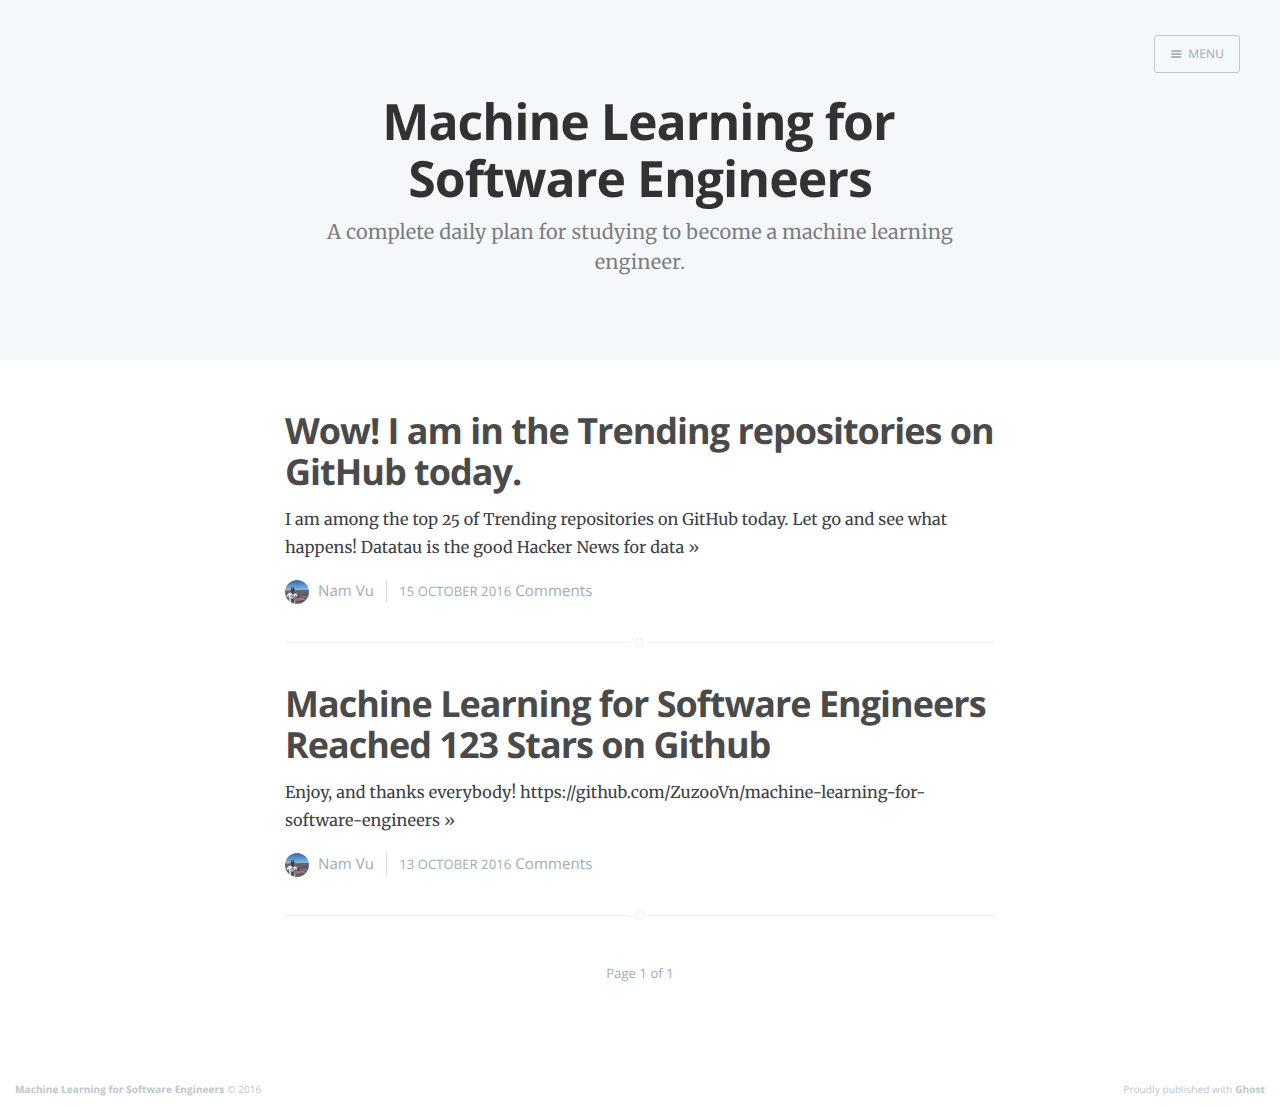
<file: index.html>
<!DOCTYPE html>
<html>
<head>
    <meta charset="utf-8">
    <meta http-equiv="X-UA-Compatible" content="IE=edge">

    <title>Machine Learning for Software Engineers</title>
    <meta name="description" content="A complete daily plan for studying to become a machine learning engineer.">

    <meta name="HandheldFriendly" content="True">
    <meta name="viewport" content="width=device-width, initial-scale=1.0">

    <link rel="shortcut icon" href="favicon.ico">

    <link rel="stylesheet" type="text/css" href="assets/css/screen.css?v=7b9a87001e">
    <link rel="stylesheet" type="text/css" href="https://fonts.googleapis.com/css?family=Merriweather:300,700,700italic,300italic|Open+Sans:700,400">

    <!-- for syntax highlighting -->
    <link rel="stylesheet" type="text/css" href="assets/css/prism.min.css?v=7b9a87001e">

    <link rel="canonical" href="http://127.0.0.1:8080/">
    <meta name="referrer" content="no-referrer-when-downgrade">
    
    <meta property="og:site_name" content="Machine Learning for Software Engineers">
    <meta property="og:type" content="website">
    <meta property="og:title" content="Machine Learning for Software Engineers">
    <meta property="og:description" content="A complete daily plan for studying to become a machine learning engineer.">
    <meta property="og:url" content="http://127.0.0.1:8080/">
    <meta name="twitter:card" content="summary">
    <meta name="twitter:title" content="Machine Learning for Software Engineers">
    <meta name="twitter:description" content="A complete daily plan for studying to become a machine learning engineer.">
    <meta name="twitter:url" content="http://127.0.0.1:8080/">
    
    <script type="application/ld+json">
{
    "@context": "https://schema.org",
    "@type": "Website",
    "publisher": {
        "@type": "Organization",
        "name": "Machine Learning for Software Engineers",
        "logo": "http://127.0.0.1:8080/ghost/img/ghosticon.jpg"
    },
    "url": "http://127.0.0.1:8080/",
    "mainEntityOfPage": {
        "@type": "WebPage",
        "@id": "http://127.0.0.1:8080"
    },
    "description": "A complete daily plan for studying to become a machine learning engineer."
}
    </script>

    <meta name="generator" content="Ghost 0.11">
    <link rel="alternate" type="application/rss+xml" title="Machine Learning for Software Engineers" href="http://127.0.0.1:8080/feed.rss">
</head>
<body class="home-template nav-closed">

    <div class="nav">
    <h3 class="nav-title">Menu</h3>
    <a class="nav-close">
        <span class="hidden">Close</span>
    </a>
    <ul>
            <li class="nav-home nav-current" role="presentation"><a href="http://127.0.0.1:8080/">Home</a></li>
    </ul>
        <a class="subscribe-button icon-feed" href="http://127.0.0.1:8080/feed.rss">Subscribe</a>
</div>
<span class="nav-cover"></span>


    <div class="site-wrapper">

        
<header class="main-header no-cover">
    <nav class="main-nav overlay clearfix">
        
            <a class="menu-button icon-menu"><span class="word">Menu</span></a>
    </nav>
    <div class="vertical">
        <div class="main-header-content inner">
            <h1 class="page-title">Machine Learning for Software Engineers</h1>
            <h2 class="page-description">A complete daily plan for studying to become a machine learning engineer.
</h2>
        </div>
    </div>
    <a class="scroll-down icon-arrow-left" href="index.html#content" data-offset="-45"><span class="hidden">Scroll Down</span></a>
</header>

<main id="content" class="content" role="main">

    <div class="extra-pagination inner">
    <nav class="pagination" role="navigation">
    <span class="page-number">Page 1 of 1</span>
</nav>

</div>

<article class="post">
    <header class="post-header">
        <h2 class="post-title"><a href="wow-i-am-in-the-trending-repositories-on-github-today/">Wow! I am in the Trending repositories on GitHub today.</a></h2>
    </header>
    <section class="post-excerpt">
        <p>I am among the top 25 of Trending repositories on GitHub today. Let go and see what happens! Datatau is the good Hacker News for data <a class="read-more" href="wow-i-am-in-the-trending-repositories-on-github-today/">»</a></p>
    </section>
    <footer class="post-meta">
        <img class="author-thumb" src="content/images/2016/10/IMG_1067-copy.jpg" alt="Nam Vu" nopin="nopin">
        <a href="author/nam/">Nam Vu</a>
        
        <time class="post-date" datetime="2016-10-15">15 October 2016</time>
        <!-- comment count for Disqus begins -->
        <a href="wow-i-am-in-the-trending-repositories-on-github-today/index.html#disqus_thread" class="post-comment-count">Comments</a>
        <!-- comment count for Disqus ends -->
    </footer>
</article>
<article class="post">
    <header class="post-header">
        <h2 class="post-title"><a href="machine-learning-for-software-engineers-reached-123-stars-on-github/">Machine Learning for Software Engineers Reached 123 Stars on Github</a></h2>
    </header>
    <section class="post-excerpt">
        <p>Enjoy, and thanks everybody! https://github.com/ZuzooVn/machine-learning-for-software-engineers <a class="read-more" href="machine-learning-for-software-engineers-reached-123-stars-on-github/">»</a></p>
    </section>
    <footer class="post-meta">
        <img class="author-thumb" src="content/images/2016/10/IMG_1067-copy.jpg" alt="Nam Vu" nopin="nopin">
        <a href="author/nam/">Nam Vu</a>
        
        <time class="post-date" datetime="2016-10-13">13 October 2016</time>
        <!-- comment count for Disqus begins -->
        <a href="machine-learning-for-software-engineers-reached-123-stars-on-github/index.html#disqus_thread" class="post-comment-count">Comments</a>
        <!-- comment count for Disqus ends -->
    </footer>
</article>

<nav class="pagination" role="navigation">
    <span class="page-number">Page 1 of 1</span>
</nav>


</main>


        <footer class="site-footer clearfix">
            <section class="copyright"><a href="http://127.0.0.1:8080">Machine Learning for Software Engineers</a> © 2016</section>
            <section class="poweredby">Proudly published with <a href="https://ghost.org">Ghost</a></section>
        </footer>

    </div>

    <script type="text/javascript" src="https://code.jquery.com/jquery-1.12.0.min.js"></script>
    
    <script type="text/javascript" src="assets/js/jquery.fitvids.js?v=7b9a87001e"></script>
    <script type="text/javascript" src="assets/js/index.js?v=7b9a87001e"></script>

    <!-- for syntax highlighting -->
    <script type="text/javascript" src="assets/js/prism.min.js?v=7b9a87001e"></script>
    <!-- for github repo widget -->
    <script type="text/javascript" src="assets/js/jquery.githubRepoWidget.min.js?v=7b9a87001e"></script>

    <script>
        (function(i,s,o,g,r,a,m){i['GoogleAnalyticsObject']=r;i[r]=i[r]||function(){
        (i[r].q=i[r].q||[]).push(arguments)},i[r].l=1*new Date();a=s.createElement(o),
        m=s.getElementsByTagName(o)[0];a.async=1;a.src=g;m.parentNode.insertBefore(a,m)
        })(window,document,'script','https://www.google-analytics.com/analytics.js','ga');

        ga('create', 'UA-9471477-5', 'auto');
        ga('send', 'pageview');
    </script>

    <!-- disqus code begins -->
    <script type="text/javascript">
        /* * * CONFIGURATION VARIABLES: EDIT BEFORE PASTING INTO YOUR WEBPAGE * * */
        var disqus_shortname = 'MachineLearningforSoftwareEngineers'; // required: replace example with your forum shortname

        /* * * DON'T EDIT BELOW THIS LINE * * */
        (function () {
            var s = document.createElement('script'); s.async = true;
            s.type = 'text/javascript';
            s.src = '//' + disqus_shortname + '.disqus.com/count.js';
            (document.getElementsByTagName('HEAD')[0] || document.getElementsByTagName('BODY')[0]).appendChild(s);
        }());
    </script>
    <!-- disqus code ends -->

</body>
</html>
</file>
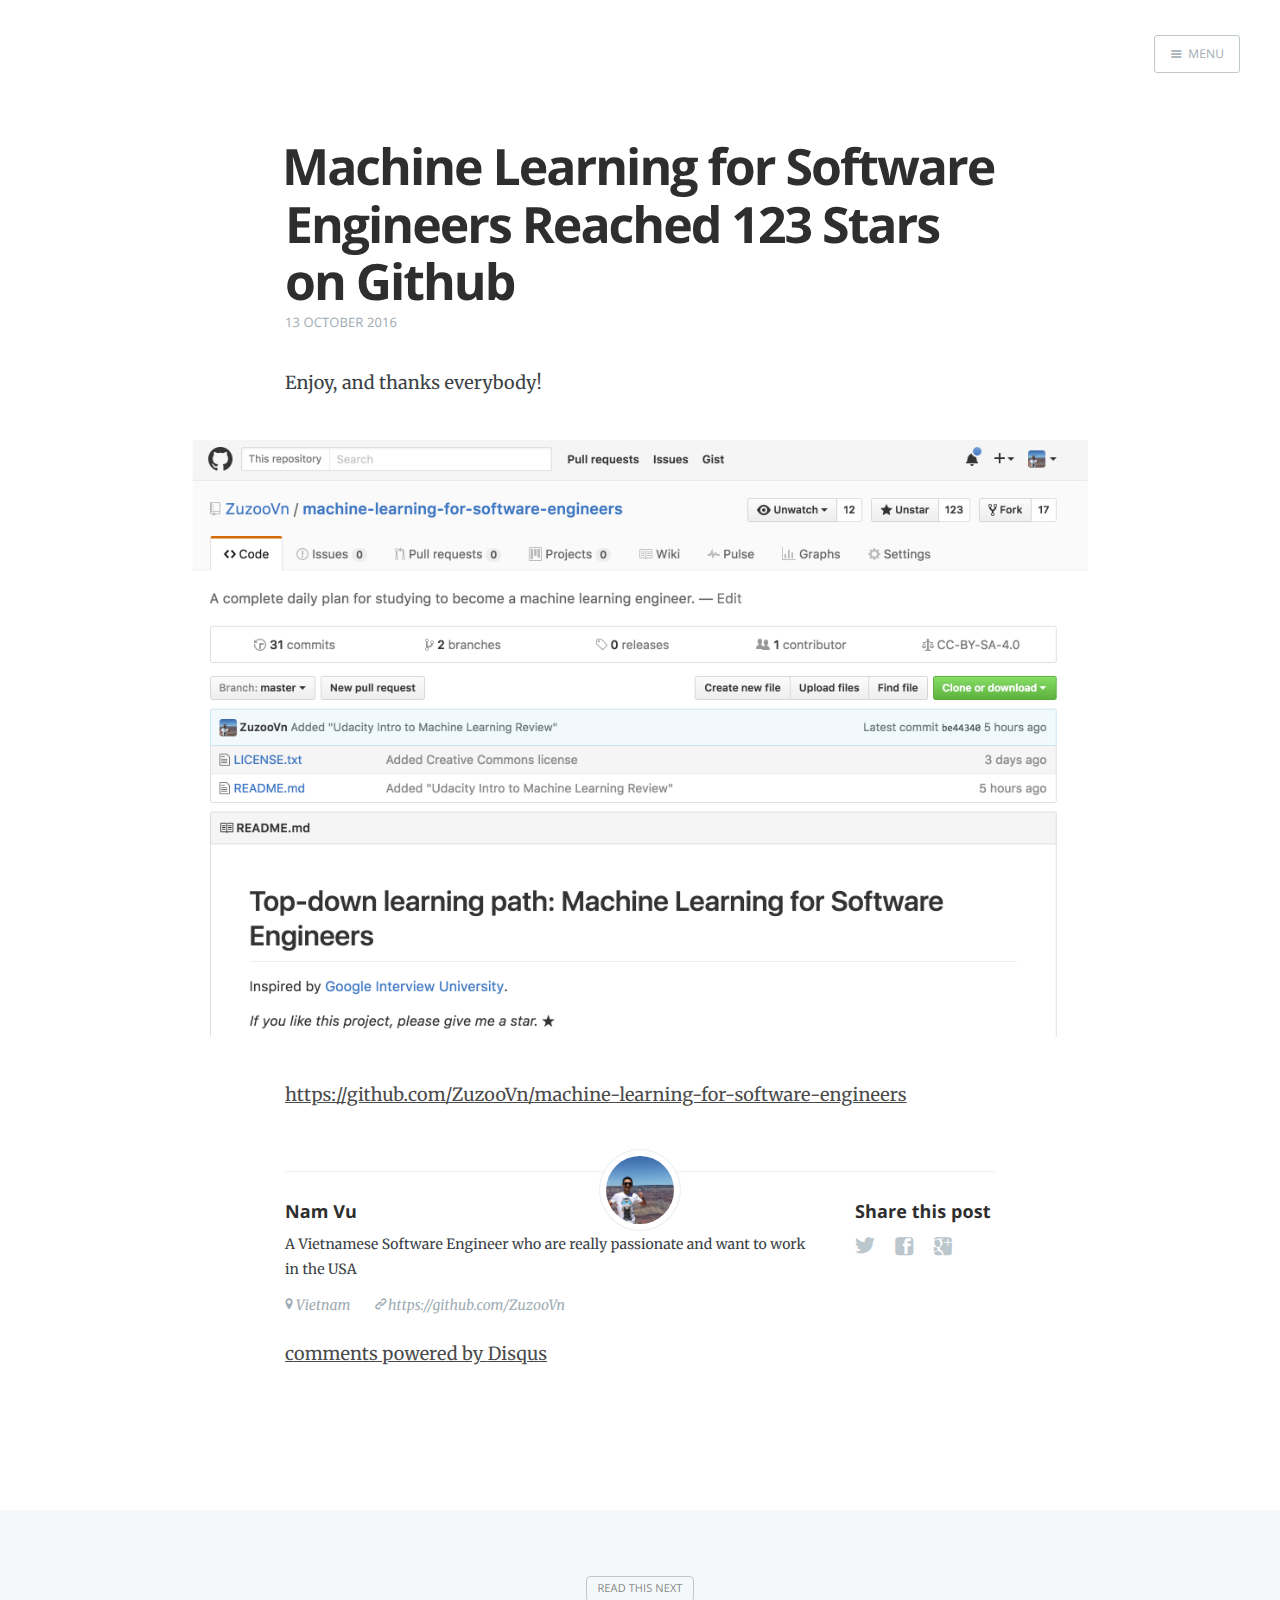
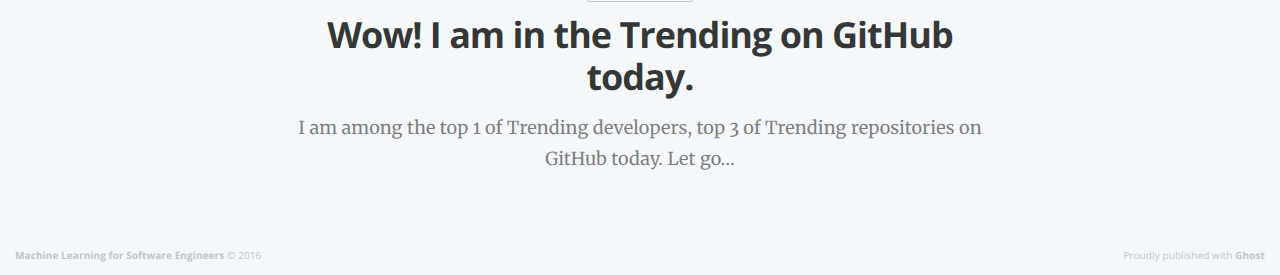
<file: machine-learning-for-software-engineers-reached-123-stars-on-github/index.html>
<!DOCTYPE html>
<html>
<head>
    <meta charset="utf-8">
    <meta http-equiv="X-UA-Compatible" content="IE=edge">

    <title>Machine Learning for Software Engineers</title>
    <meta name="description" content="Machine Learning for Software Engineers Reached 123 Stars on Github">

    <meta name="HandheldFriendly" content="True">
    <meta name="viewport" content="width=device-width, initial-scale=1.0">

    <link rel="shortcut icon" href="../favicon.ico">

    <link rel="stylesheet" type="text/css" href="../assets/css/screen.css?v=7b9a87001e">
    <link rel="stylesheet" type="text/css" href="https://fonts.googleapis.com/css?family=Merriweather:300,700,700italic,300italic|Open+Sans:700,400">

    <!-- for syntax highlighting -->
    <link rel="stylesheet" type="text/css" href="../assets/css/prism.min.css?v=7b9a87001e">

    <link rel="canonical" href="http://127.0.0.1:8080/machine-learning-for-software-engineers-reached-123-stars-on-github/">
    <meta name="referrer" content="no-referrer-when-downgrade">
    <link rel="amphtml" href="http://127.0.0.1:8080/machine-learning-for-software-engineers-reached-123-stars-on-github/amp/">
    
    <meta property="og:site_name" content="Machine Learning for Software Engineers">
    <meta property="og:type" content="article">
    <meta property="og:title" content="Machine Learning for Software Engineers">
    <meta property="og:description" content="Machine Learning for Software Engineers Reached 123 Stars on Github">
    <meta property="og:url" content="http://127.0.0.1:8080/machine-learning-for-software-engineers-reached-123-stars-on-github/">
    <meta property="article:published_time" content="2016-10-13T12:21:30.000Z">
    <meta property="article:modified_time" content="2016-10-13T12:23:39.000Z">
    <meta name="twitter:card" content="summary">
    <meta name="twitter:title" content="Machine Learning for Software Engineers">
    <meta name="twitter:description" content="Machine Learning for Software Engineers Reached 123 Stars on Github">
    <meta name="twitter:url" content="http://127.0.0.1:8080/machine-learning-for-software-engineers-reached-123-stars-on-github/">
    <meta name="twitter:label1" content="Written by">
    <meta name="twitter:data1" content="Nam Vu">
    
    <script type="application/ld+json">
{
    "@context": "https://schema.org",
    "@type": "Article",
    "publisher": {
        "@type": "Organization",
        "name": "Machine Learning for Software Engineers",
        "logo": "http://127.0.0.1:8080/ghost/img/ghosticon.jpg"
    },
    "author": {
        "@type": "Person",
        "name": "Nam Vu",
        "image": {
            "@type": "ImageObject",
            "url": "http://127.0.0.1:8080/content/images/2016/10/IMG_1067-copy.jpg",
            "width": 1167,
            "height": 1167
        },
        "url": "http://127.0.0.1:8080/author/nam/",
        "sameAs": [
            "https://github.com/ZuzooVn"
        ],
        "description": "A Vietnamese Software Engineer who are really passionate and want to work in the USA"
    },
    "headline": "Machine Learning for Software Engineers",
    "url": "http://127.0.0.1:8080/machine-learning-for-software-engineers-reached-123-stars-on-github/",
    "datePublished": "2016-10-13T12:21:30.000Z",
    "dateModified": "2016-10-13T12:23:39.000Z",
    "description": "Machine Learning for Software Engineers Reached 123 Stars on Github",
    "mainEntityOfPage": {
        "@type": "WebPage",
        "@id": "http://127.0.0.1:8080"
    }
}
    </script>

    <meta name="generator" content="Ghost 0.11">
    <link rel="alternate" type="application/rss+xml" title="Machine Learning for Software Engineers" href="http://127.0.0.1:8080/feed.rss">
</head>
<body class="post-template nav-closed">

    <div class="nav">
    <h3 class="nav-title">Menu</h3>
    <a class="nav-close">
        <span class="hidden">Close</span>
    </a>
    <ul>
            <li class="nav-home" role="presentation"><a href="http://127.0.0.1:8080/">Home</a></li>
    </ul>
        <a class="subscribe-button icon-feed" href="http://127.0.0.1:8080/feed.rss">Subscribe</a>
</div>
<span class="nav-cover"></span>


    <div class="site-wrapper">

        


<header class="main-header post-head no-cover">
    <nav class="main-nav  clearfix">
        
            <a class="menu-button icon-menu"><span class="word">Menu</span></a>
    </nav>
</header>

<main class="content" role="main">
    <article class="post">

        <header class="post-header">
            <h1 class="post-title">Machine Learning for Software Engineers Reached 123 Stars on Github</h1>
            <section class="post-meta">
                <time class="post-date" datetime="2016-10-13">13 October 2016</time> 
            </section>
        </header>

        <section class="post-content">
            <p>Enjoy, and thanks everybody!</p>

<p><img src="../content/images/2016/10/Screen-Shot-2016-10-13-at-4.25.32-PM.png" alt="Machine Learning for Software Engineers"></p>

<p><a href="https://github.com/ZuzooVn/machine-learning-for-software-engineers">https://github.com/ZuzooVn/machine-learning-for-software-engineers</a></p>
        </section>

        <footer class="post-footer">


            <figure class="author-image">
                <a class="img" href="../author/nam/" style="background-image: url(../content/images/2016/10/IMG_1067-copy.jpg)"><span class="hidden">Nam Vu's Picture</span></a>
            </figure>

            <section class="author">
                <h4><a href="../author/nam/">Nam Vu</a></h4>

                    <p>A Vietnamese Software Engineer who are really passionate and want to work in the USA</p>
                <div class="author-meta">
                    <span class="author-location icon-location">Vietnam</span>
                    <span class="author-link icon-link"><a href="https://github.com/ZuzooVn">https://github.com/ZuzooVn</a></span>
                </div>
            </section>


            <section class="share">
                <h4>Share this post</h4>
                <a class="icon-twitter" href="https://twitter.com/intent/tweet?text=Machine Learning for Software Engineers Reached 123 Stars on Github&url=http://127.0.0.1:8080/machine-learning-for-software-engineers-reached-123-stars-on-github/" onclick="window.open(this.href, 'twitter-share', 'width=550,height=235');return false;">
                    <span class="hidden">Twitter</span>
                </a>
                <a class="icon-facebook" href="https://www.facebook.com/sharer/sharer.php?u=http://127.0.0.1:8080/machine-learning-for-software-engineers-reached-123-stars-on-github/" onclick="window.open(this.href, 'facebook-share','width=580,height=296');return false;">
                    <span class="hidden">Facebook</span>
                </a>
                <a class="icon-google-plus" href="https://plus.google.com/share?url=http://127.0.0.1:8080/machine-learning-for-software-engineers-reached-123-stars-on-github/" onclick="window.open(this.href, 'google-plus-share', 'width=490,height=530');return false;">
                    <span class="hidden">Google+</span>
                </a>
            </section>


        </footer>

        <!-- disqus begins -->

        <div id="disqus_thread"></div>
        <script type="text/javascript">
            var disqus_shortname = 'MachineLearningforSoftwareEngineers'; // required: replace example with your forum shortname
            var disqus_identifier = '/machine-learning-for-software-engineers-reached-123-stars-on-github/';
            var disqus_url = 'https://github.com/ZuzooVn/machine-learning-for-software-engineers/machine-learning-for-software-engineers-reached-123-stars-on-github/';

            /* * * DON'T EDIT BELOW THIS LINE * * */
            (function() {
                var dsq = document.createElement('script'); dsq.type = 'text/javascript'; dsq.async = true;
                dsq.src = '//' + disqus_shortname + '.disqus.com/embed.js';
                (document.getElementsByTagName('head')[0] || document.getElementsByTagName('body')[0]).appendChild(dsq);
            })();
        </script>
        <noscript>Please enable JavaScript to view the <a href="http://disqus.com/?ref_noscript">comments powered by Disqus.</a></noscript>
        <a href="http://disqus.com" class="dsq-brlink">comments powered by <span class="logo-disqus">Disqus</span></a>

        <!-- disqus ends -->

    </article>
</main>

<aside class="read-next">
    <a class="read-next-story no-cover" href="../wow-i-am-in-the-trending-repositories-on-github-today/">
        <section class="post">
            <h2>Wow! I am in the Trending on GitHub today.</h2>
            <p>I am among the top 1 of Trending developers, top 3 of Trending repositories on GitHub today.   Let go…</p>
        </section>
    </a>
</aside>



        <footer class="site-footer clearfix">
            <section class="copyright"><a href="http://127.0.0.1:8080">Machine Learning for Software Engineers</a> © 2016</section>
            <section class="poweredby">Proudly published with <a href="https://ghost.org">Ghost</a></section>
        </footer>

    </div>

    <script type="text/javascript" src="https://code.jquery.com/jquery-1.12.0.min.js"></script>
    
    <script type="text/javascript" src="../assets/js/jquery.fitvids.js?v=7b9a87001e"></script>
    <script type="text/javascript" src="../assets/js/index.js?v=7b9a87001e"></script>

    <!-- for syntax highlighting -->
    <script type="text/javascript" src="../assets/js/prism.min.js?v=7b9a87001e"></script>
    <!-- for github repo widget -->
    <script type="text/javascript" src="../assets/js/jquery.githubRepoWidget.min.js?v=7b9a87001e"></script>

    <script>
        (function(i,s,o,g,r,a,m){i['GoogleAnalyticsObject']=r;i[r]=i[r]||function(){
        (i[r].q=i[r].q||[]).push(arguments)},i[r].l=1*new Date();a=s.createElement(o),
        m=s.getElementsByTagName(o)[0];a.async=1;a.src=g;m.parentNode.insertBefore(a,m)
        })(window,document,'script','https://www.google-analytics.com/analytics.js','ga');

        ga('create', 'UA-9471477-5', 'auto');
        ga('send', 'pageview');
    </script>

    <!-- disqus code begins -->
    <script type="text/javascript">
        /* * * CONFIGURATION VARIABLES: EDIT BEFORE PASTING INTO YOUR WEBPAGE * * */
        var disqus_shortname = 'MachineLearningforSoftwareEngineers'; // required: replace example with your forum shortname

        /* * * DON'T EDIT BELOW THIS LINE * * */
        (function () {
            var s = document.createElement('script'); s.async = true;
            s.type = 'text/javascript';
            s.src = '//' + disqus_shortname + '.disqus.com/count.js';
            (document.getElementsByTagName('HEAD')[0] || document.getElementsByTagName('BODY')[0]).appendChild(s);
        }());
    </script>
    <!-- disqus code ends -->

</body>
</html>
</file>
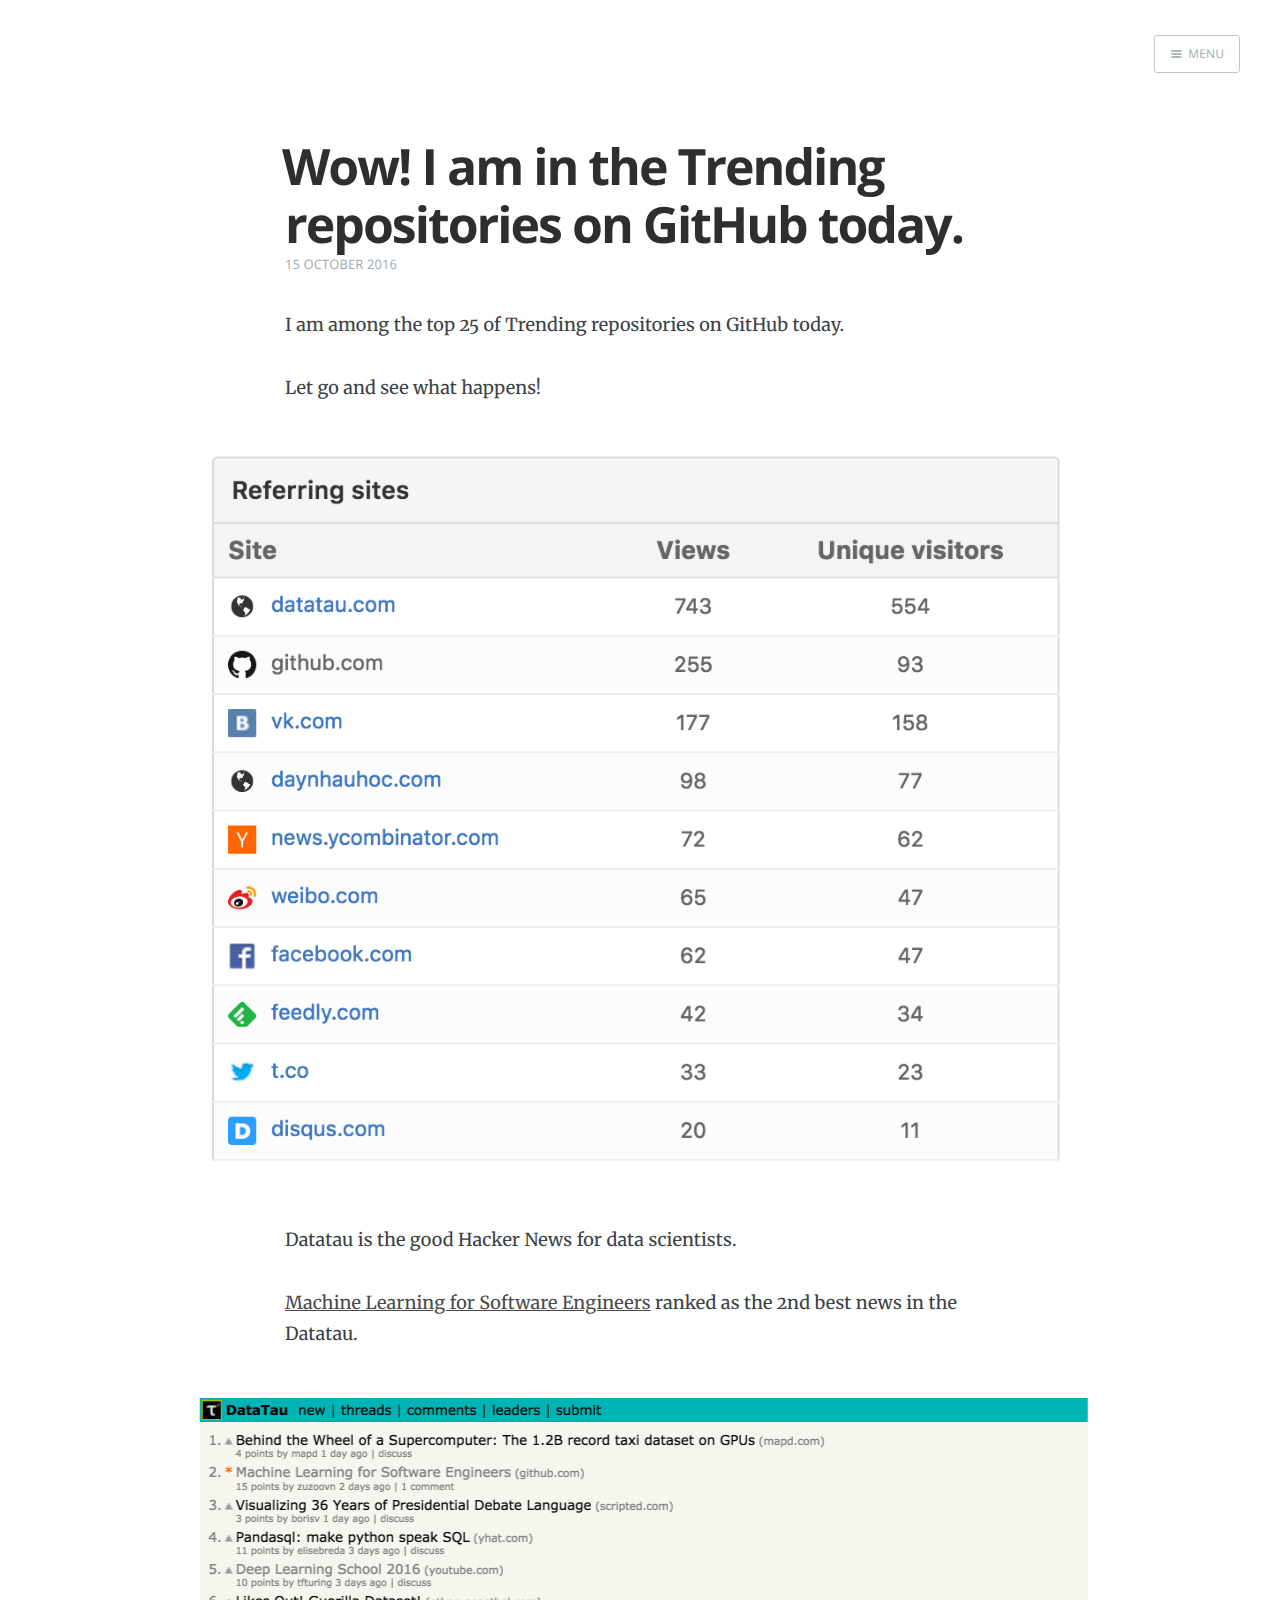
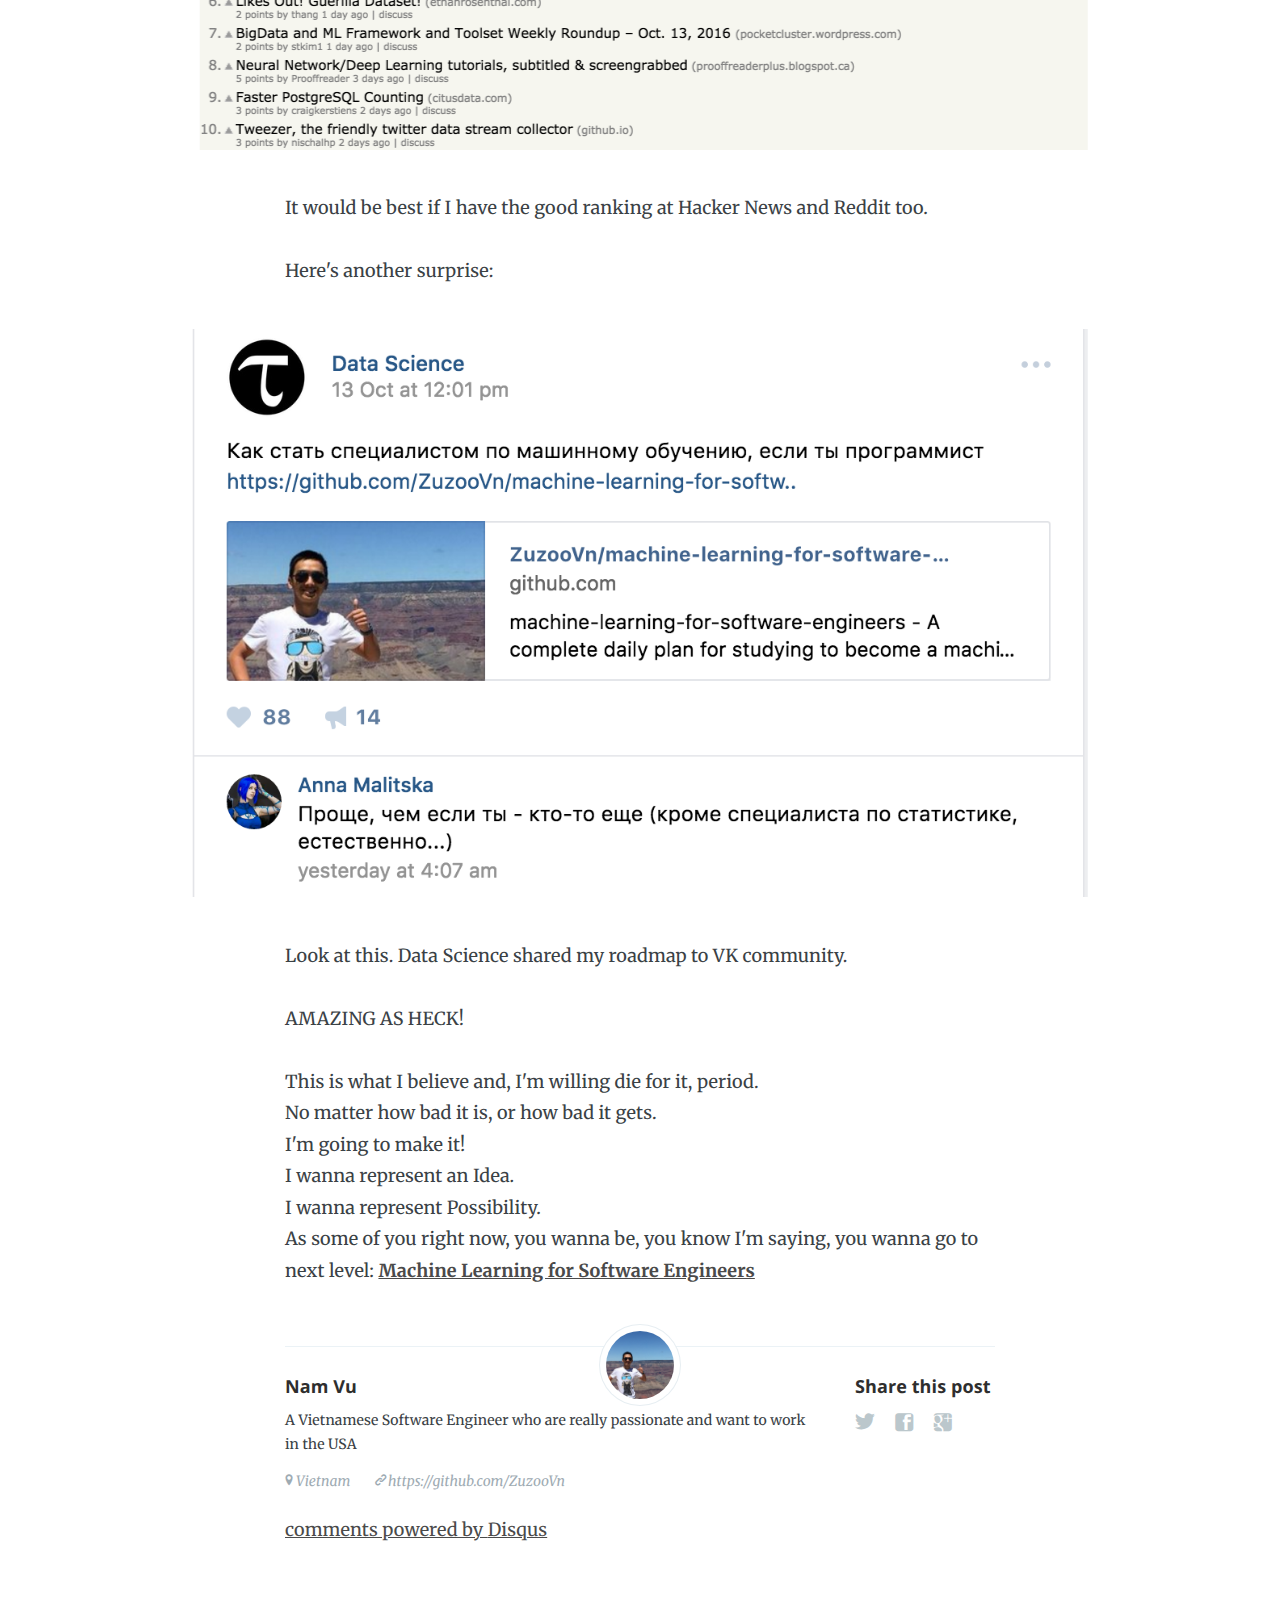
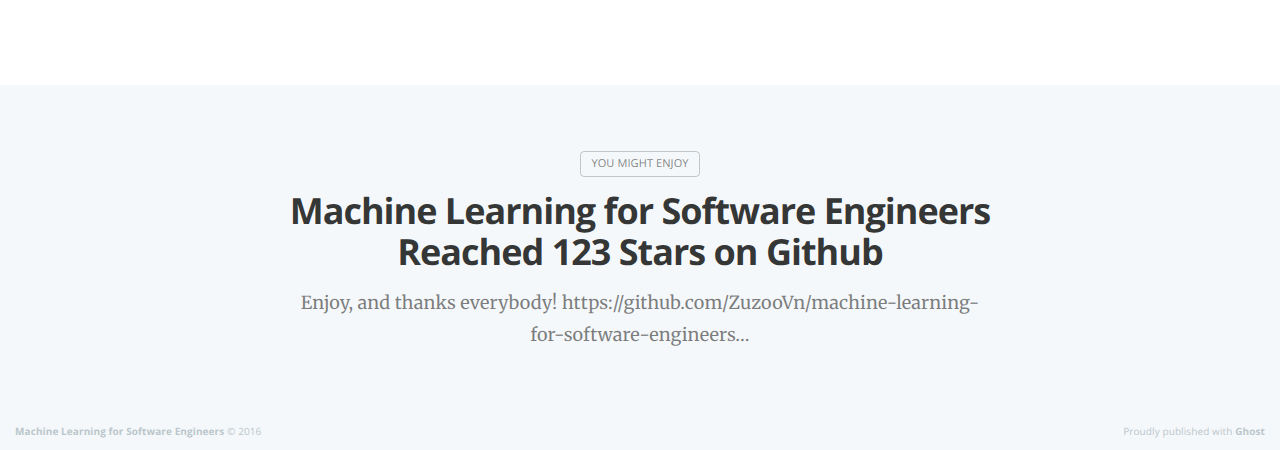
<file: wow-i-am-in-the-trending-repositories-on-github-today/index.html>
<!DOCTYPE html>
<html>
<head>
    <meta charset="utf-8">
    <meta http-equiv="X-UA-Compatible" content="IE=edge">

    <title>Wow! I am in the Trending repositories on GitHub today.</title>
    <meta name="description" content="">

    <meta name="HandheldFriendly" content="True">
    <meta name="viewport" content="width=device-width, initial-scale=1.0">

    <link rel="shortcut icon" href="../favicon.ico">

    <link rel="stylesheet" type="text/css" href="../assets/css/screen.css?v=7b9a87001e">
    <link rel="stylesheet" type="text/css" href="https://fonts.googleapis.com/css?family=Merriweather:300,700,700italic,300italic|Open+Sans:700,400">

    <!-- for syntax highlighting -->
    <link rel="stylesheet" type="text/css" href="../assets/css/prism.min.css?v=7b9a87001e">

    <link rel="canonical" href="http://127.0.0.1:8080/wow-i-am-in-the-trending-repositories-on-github-today/">
    <meta name="referrer" content="no-referrer-when-downgrade">
    <link rel="amphtml" href="http://127.0.0.1:8080/wow-i-am-in-the-trending-repositories-on-github-today/amp/">
    
    <meta property="og:site_name" content="Machine Learning for Software Engineers">
    <meta property="og:type" content="article">
    <meta property="og:title" content="Wow! I am in the Trending repositories on GitHub today.">
    <meta property="og:description" content="I am among the top 25 of Trending repositories on GitHub today. Let go and see what happens! Datatau is the good Hacker News for data scientists. Machine Learning for Software Engineers ranked as the 2nd best news in the Datatau. It would be best if I have the good">
    <meta property="og:url" content="http://127.0.0.1:8080/wow-i-am-in-the-trending-repositories-on-github-today/">
    <meta property="article:published_time" content="2016-10-15T06:03:32.000Z">
    <meta property="article:modified_time" content="2016-10-15T06:05:11.000Z">
    <meta name="twitter:card" content="summary">
    <meta name="twitter:title" content="Wow! I am in the Trending repositories on GitHub today.">
    <meta name="twitter:description" content="I am among the top 25 of Trending repositories on GitHub today. Let go and see what happens! Datatau is the good Hacker News for data scientists. Machine Learning for Software Engineers ranked as the 2nd best news in the Datatau. It would be best if I have the good">
    <meta name="twitter:url" content="http://127.0.0.1:8080/wow-i-am-in-the-trending-repositories-on-github-today/">
    <meta name="twitter:label1" content="Written by">
    <meta name="twitter:data1" content="Nam Vu">
    
    <script type="application/ld+json">
{
    "@context": "https://schema.org",
    "@type": "Article",
    "publisher": {
        "@type": "Organization",
        "name": "Machine Learning for Software Engineers",
        "logo": "http://127.0.0.1:8080/ghost/img/ghosticon.jpg"
    },
    "author": {
        "@type": "Person",
        "name": "Nam Vu",
        "image": {
            "@type": "ImageObject",
            "url": "http://127.0.0.1:8080/content/images/2016/10/IMG_1067-copy.jpg",
            "width": 1167,
            "height": 1167
        },
        "url": "http://127.0.0.1:8080/author/nam/",
        "sameAs": [
            "https://github.com/ZuzooVn"
        ],
        "description": "A Vietnamese Software Engineer who are really passionate and want to work in the USA"
    },
    "headline": "Wow! I am in the Trending repositories on GitHub today.",
    "url": "http://127.0.0.1:8080/wow-i-am-in-the-trending-repositories-on-github-today/",
    "datePublished": "2016-10-15T06:03:32.000Z",
    "dateModified": "2016-10-15T06:05:11.000Z",
    "description": "I am among the top 25 of Trending repositories on GitHub today. Let go and see what happens! Datatau is the good Hacker News for data scientists. Machine Learning for Software Engineers ranked as the 2nd best news in the Datatau. It would be best if I have the good",
    "mainEntityOfPage": {
        "@type": "WebPage",
        "@id": "http://127.0.0.1:8080"
    }
}
    </script>

    <meta name="generator" content="Ghost 0.11">
    <link rel="alternate" type="application/rss+xml" title="Machine Learning for Software Engineers" href="http://127.0.0.1:8080/feed.rss">
</head>
<body class="post-template nav-closed">

    <div class="nav">
    <h3 class="nav-title">Menu</h3>
    <a class="nav-close">
        <span class="hidden">Close</span>
    </a>
    <ul>
            <li class="nav-home" role="presentation"><a href="http://127.0.0.1:8080/">Home</a></li>
    </ul>
        <a class="subscribe-button icon-feed" href="http://127.0.0.1:8080/feed.rss">Subscribe</a>
</div>
<span class="nav-cover"></span>


    <div class="site-wrapper">

        


<header class="main-header post-head no-cover">
    <nav class="main-nav  clearfix">
        
            <a class="menu-button icon-menu"><span class="word">Menu</span></a>
    </nav>
</header>

<main class="content" role="main">
    <article class="post">

        <header class="post-header">
            <h1 class="post-title">Wow! I am in the Trending repositories on GitHub today.</h1>
            <section class="post-meta">
                <time class="post-date" datetime="2016-10-15">15 October 2016</time> 
            </section>
        </header>

        <section class="post-content">
            <p>I am among the top 25 of Trending repositories on GitHub today.</p>

<p>Let go and see what happens!</p>

<p><img src="../content/images/2016/10/Screen-Shot-2016-10-15-at-12.39.43-PM.png" alt="Trending repositories on GitHub today"></p>

<p>Datatau is the good Hacker News for data scientists.</p>

<p><a href="https://github.com/ZuzooVn/machine-learning-for-software-engineers">Machine Learning for Software Engineers</a> ranked as the 2nd best news in the Datatau.</p>

<p><img src="../content/images/2016/10/Screen Shot 2016-10-15 at 12.47.47 PM.png" alt="Trending repositories on GitHub today"></p>

<p>It would be best if I have the good ranking at Hacker News and Reddit too.</p>

<p>Here's another surprise:</p>

<p><img src="../content/images/2016/10/Screen Shot 2016-10-15 at 2.19.39 AM.png" alt="Trending repositories on GitHub today"></p>

<p>Look at this. Data Science shared my roadmap to VK community.</p>

<p>AMAZING AS HECK! </p>

<p>This is what I believe and, I'm willing die for it, period. <br>
No matter how bad it is, or how bad it gets. <br>
I'm going to make it! <br>
I wanna represent an Idea. <br>
I wanna represent Possibility. <br>
As some of you right now, you wanna be, you know I'm saying, you wanna go to next level: <strong><a href="https://github.com/ZuzooVn/machine-learning-for-software-engineers">Machine Learning for Software Engineers</a></strong></p>
        </section>

        <footer class="post-footer">


            <figure class="author-image">
                <a class="img" href="../author/nam/" style="background-image: url(../content/images/2016/10/IMG_1067-copy.jpg)"><span class="hidden">Nam Vu's Picture</span></a>
            </figure>

            <section class="author">
                <h4><a href="../author/nam/">Nam Vu</a></h4>

                    <p>A Vietnamese Software Engineer who are really passionate and want to work in the USA</p>
                <div class="author-meta">
                    <span class="author-location icon-location">Vietnam</span>
                    <span class="author-link icon-link"><a href="https://github.com/ZuzooVn">https://github.com/ZuzooVn</a></span>
                </div>
            </section>


            <section class="share">
                <h4>Share this post</h4>
                <a class="icon-twitter" href="https://twitter.com/intent/tweet?text=Wow! I am in the Trending repositories on GitHub today.&url=http://127.0.0.1:8080/wow-i-am-in-the-trending-repositories-on-github-today/" onclick="window.open(this.href, 'twitter-share', 'width=550,height=235');return false;">
                    <span class="hidden">Twitter</span>
                </a>
                <a class="icon-facebook" href="https://www.facebook.com/sharer/sharer.php?u=http://127.0.0.1:8080/wow-i-am-in-the-trending-repositories-on-github-today/" onclick="window.open(this.href, 'facebook-share','width=580,height=296');return false;">
                    <span class="hidden">Facebook</span>
                </a>
                <a class="icon-google-plus" href="https://plus.google.com/share?url=http://127.0.0.1:8080/wow-i-am-in-the-trending-repositories-on-github-today/" onclick="window.open(this.href, 'google-plus-share', 'width=490,height=530');return false;">
                    <span class="hidden">Google+</span>
                </a>
            </section>


        </footer>

        <!-- disqus begins -->

        <div id="disqus_thread"></div>
        <script type="text/javascript">
            var disqus_shortname = 'MachineLearningforSoftwareEngineers'; // required: replace example with your forum shortname
            var disqus_identifier = '/wow-i-am-in-the-trending-repositories-on-github-today/';
            var disqus_url = 'https://github.com/ZuzooVn/machine-learning-for-software-engineers/wow-i-am-in-the-trending-repositories-on-github-today/';

            /* * * DON'T EDIT BELOW THIS LINE * * */
            (function() {
                var dsq = document.createElement('script'); dsq.type = 'text/javascript'; dsq.async = true;
                dsq.src = '//' + disqus_shortname + '.disqus.com/embed.js';
                (document.getElementsByTagName('head')[0] || document.getElementsByTagName('body')[0]).appendChild(dsq);
            })();
        </script>
        <noscript>Please enable JavaScript to view the <a href="http://disqus.com/?ref_noscript">comments powered by Disqus.</a></noscript>
        <a href="http://disqus.com" class="dsq-brlink">comments powered by <span class="logo-disqus">Disqus</span></a>

        <!-- disqus ends -->

    </article>
</main>

<aside class="read-next">
    <a class="read-next-story prev no-cover" href="../machine-learning-for-software-engineers-reached-123-stars-on-github/">
        <section class="post">
            <h2>Machine Learning for Software Engineers Reached 123 Stars on Github</h2>
            <p>Enjoy, and thanks everybody! https://github.com/ZuzooVn/machine-learning-for-software-engineers…</p>
        </section>
    </a>
</aside>



        <footer class="site-footer clearfix">
            <section class="copyright"><a href="http://127.0.0.1:8080">Machine Learning for Software Engineers</a> © 2016</section>
            <section class="poweredby">Proudly published with <a href="https://ghost.org">Ghost</a></section>
        </footer>

    </div>

    <script type="text/javascript" src="https://code.jquery.com/jquery-1.12.0.min.js"></script>
    
    <script type="text/javascript" src="../assets/js/jquery.fitvids.js?v=7b9a87001e"></script>
    <script type="text/javascript" src="../assets/js/index.js?v=7b9a87001e"></script>

    <!-- for syntax highlighting -->
    <script type="text/javascript" src="../assets/js/prism.min.js?v=7b9a87001e"></script>
    <!-- for github repo widget -->
    <script type="text/javascript" src="../assets/js/jquery.githubRepoWidget.min.js?v=7b9a87001e"></script>

    <script>
        (function(i,s,o,g,r,a,m){i['GoogleAnalyticsObject']=r;i[r]=i[r]||function(){
        (i[r].q=i[r].q||[]).push(arguments)},i[r].l=1*new Date();a=s.createElement(o),
        m=s.getElementsByTagName(o)[0];a.async=1;a.src=g;m.parentNode.insertBefore(a,m)
        })(window,document,'script','https://www.google-analytics.com/analytics.js','ga');

        ga('create', 'UA-9471477-5', 'auto');
        ga('send', 'pageview');
    </script>

    <!-- disqus code begins -->
    <script type="text/javascript">
        /* * * CONFIGURATION VARIABLES: EDIT BEFORE PASTING INTO YOUR WEBPAGE * * */
        var disqus_shortname = 'MachineLearningforSoftwareEngineers'; // required: replace example with your forum shortname

        /* * * DON'T EDIT BELOW THIS LINE * * */
        (function () {
            var s = document.createElement('script'); s.async = true;
            s.type = 'text/javascript';
            s.src = '//' + disqus_shortname + '.disqus.com/count.js';
            (document.getElementsByTagName('HEAD')[0] || document.getElementsByTagName('BODY')[0]).appendChild(s);
        }());
    </script>
    <!-- disqus code ends -->

</body>
</html>
</file>
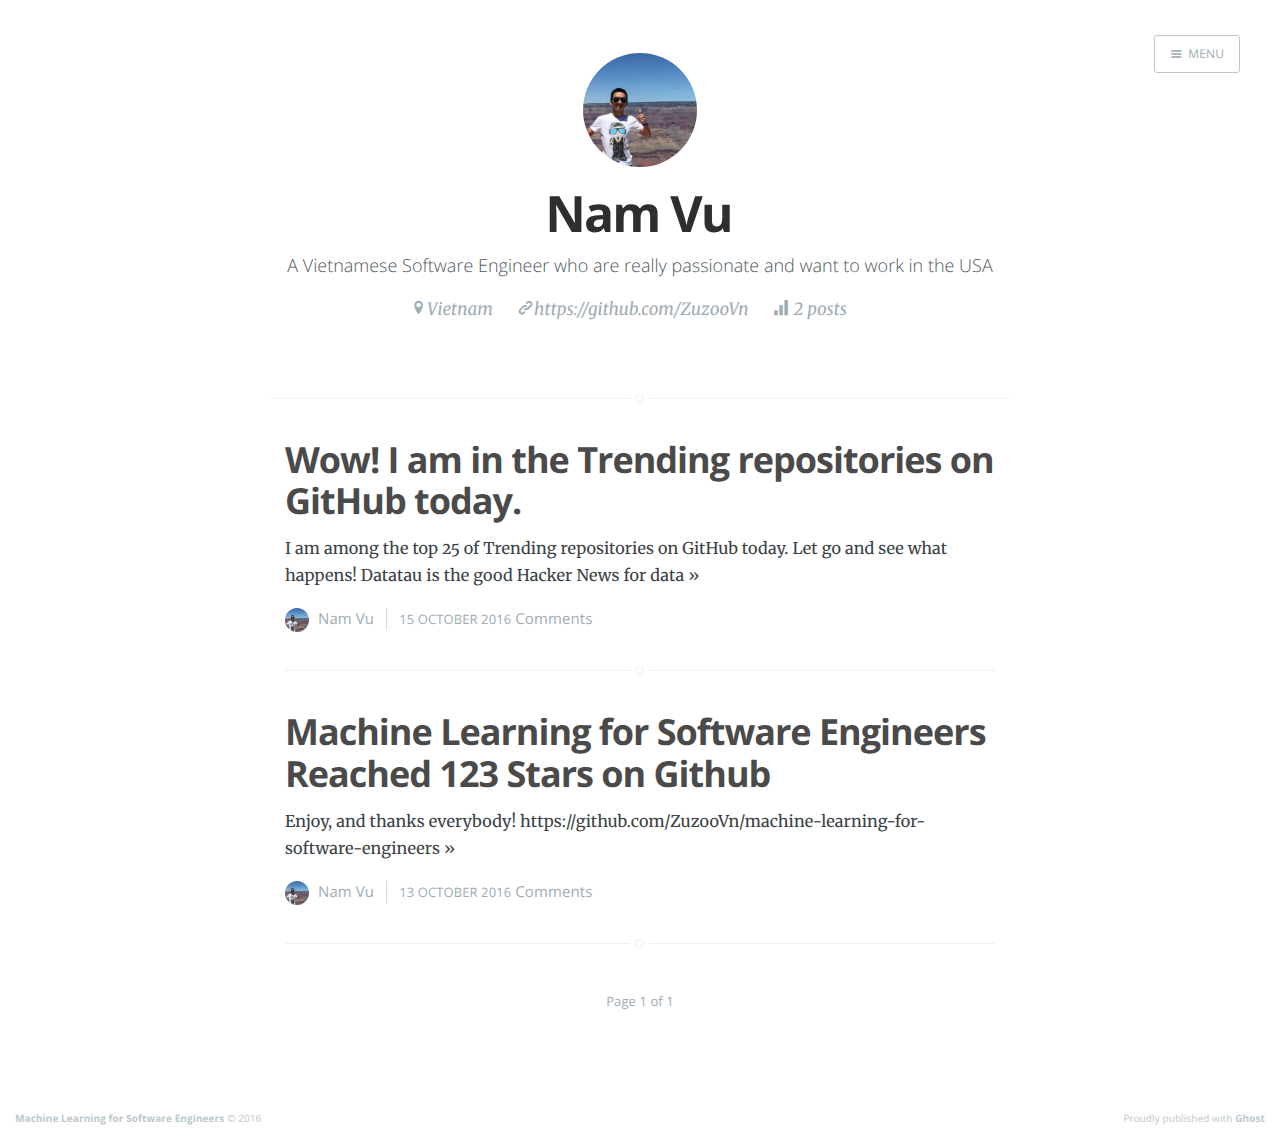
<file: author/nam/index.html>
<!DOCTYPE html>
<html>
<head>
    <meta charset="utf-8">
    <meta http-equiv="X-UA-Compatible" content="IE=edge">

    <title>Nam Vu - Page 1 - Machine Learning for Software Engineers</title>
    <meta name="description" content="A Vietnamese Software Engineer who are really passionate and want to work in the USA">

    <meta name="HandheldFriendly" content="True">
    <meta name="viewport" content="width=device-width, initial-scale=1.0">

    <link rel="shortcut icon" href="../../favicon.ico">

    <link rel="stylesheet" type="text/css" href="../../assets/css/screen.css?v=7b9a87001e">
    <link rel="stylesheet" type="text/css" href="https://fonts.googleapis.com/css?family=Merriweather:300,700,700italic,300italic|Open+Sans:700,400">

    <!-- for syntax highlighting -->
    <link rel="stylesheet" type="text/css" href="../../assets/css/prism.min.css?v=7b9a87001e">

    <link rel="canonical" href="http://127.0.0.1:8080/author/nam/">
    <meta name="referrer" content="no-referrer-when-downgrade">
    
    <meta property="og:site_name" content="Machine Learning for Software Engineers">
    <meta property="og:type" content="profile">
    <meta property="og:title" content="Nam Vu - Page 1 - Machine Learning for Software Engineers">
    <meta property="og:description" content="A Vietnamese Software Engineer who are really passionate and want to work in the USA">
    <meta property="og:url" content="http://127.0.0.1:8080/author/nam/">
    <meta property="article:modified_time" content="2016-10-15T05:29:52.000Z">
    <meta name="twitter:card" content="summary">
    <meta name="twitter:title" content="Nam Vu - Page 1 - Machine Learning for Software Engineers">
    <meta name="twitter:description" content="A Vietnamese Software Engineer who are really passionate and want to work in the USA">
    <meta name="twitter:url" content="http://127.0.0.1:8080/author/nam/">
    
    <script type="application/ld+json">
{
    "@context": "https://schema.org",
    "@type": "Person",
    "sameAs": [
        "https://github.com/ZuzooVn"
    ],
    "name": "Nam Vu",
    "url": "http://127.0.0.1:8080/author/nam/",
    "mainEntityOfPage": {
        "@type": "WebPage",
        "@id": "http://127.0.0.1:8080"
    },
    "description": "A Vietnamese Software Engineer who are really passionate and want to work in the USA"
}
    </script>

    <meta name="generator" content="Ghost 0.11">
    <link rel="alternate" type="application/rss+xml" title="Machine Learning for Software Engineers" href="http://127.0.0.1:8080/feed.rss">
</head>
<body class="author-template author-nam nav-closed">

    <div class="nav">
    <h3 class="nav-title">Menu</h3>
    <a class="nav-close">
        <span class="hidden">Close</span>
    </a>
    <ul>
            <li class="nav-home" role="presentation"><a href="http://127.0.0.1:8080/">Home</a></li>
    </ul>
        <a class="subscribe-button icon-feed" href="http://127.0.0.1:8080/feed.rss">Subscribe</a>
</div>
<span class="nav-cover"></span>


    <div class="site-wrapper">

        

    <header class="main-header author-head no-cover">
        <nav class="main-nav overlay clearfix">
            
                <a class="menu-button icon-menu"><span class="word">Menu</span></a>
        </nav>
    </header>

    <section class="author-profile inner">
        <figure class="author-image">
            <div class="img" style="background-image: url(../../content/images/2016/10/IMG_1067-copy.jpg)"><span class="hidden">Nam Vu's Picture</span></div>
        </figure>
        <h1 class="author-title">Nam Vu</h1>
            <h2 class="author-bio">A Vietnamese Software Engineer who are really passionate and want to work in the USA</h2>
        <div class="author-meta">
            <span class="author-location icon-location">Vietnam</span>
            <span class="author-link icon-link"><a href="https://github.com/ZuzooVn">https://github.com/ZuzooVn</a></span>
            <span class="author-stats"><i class="icon-stats"></i> 2 posts</span>
        </div>
    </section>

<main class="content" role="main">

    <div class="extra-pagination inner">
    <nav class="pagination" role="navigation">
    <span class="page-number">Page 1 of 1</span>
</nav>

</div>

<article class="post">
    <header class="post-header">
        <h2 class="post-title"><a href="../../wow-i-am-in-the-trending-repositories-on-github-today/">Wow! I am in the Trending repositories on GitHub today.</a></h2>
    </header>
    <section class="post-excerpt">
        <p>I am among the top 25 of Trending repositories on GitHub today. Let go and see what happens! Datatau is the good Hacker News for data <a class="read-more" href="../../wow-i-am-in-the-trending-repositories-on-github-today/">»</a></p>
    </section>
    <footer class="post-meta">
        <img class="author-thumb" src="../../content/images/2016/10/IMG_1067-copy.jpg" alt="Nam Vu" nopin="nopin">
        <a>Nam Vu</a>
        
        <time class="post-date" datetime="2016-10-15">15 October 2016</time>
        <!-- comment count for Disqus begins -->
        <a href="../../wow-i-am-in-the-trending-repositories-on-github-today/index.html#disqus_thread" class="post-comment-count">Comments</a>
        <!-- comment count for Disqus ends -->
    </footer>
</article>
<article class="post">
    <header class="post-header">
        <h2 class="post-title"><a href="../../machine-learning-for-software-engineers-reached-123-stars-on-github/">Machine Learning for Software Engineers Reached 123 Stars on Github</a></h2>
    </header>
    <section class="post-excerpt">
        <p>Enjoy, and thanks everybody! https://github.com/ZuzooVn/machine-learning-for-software-engineers <a class="read-more" href="../../machine-learning-for-software-engineers-reached-123-stars-on-github/">»</a></p>
    </section>
    <footer class="post-meta">
        <img class="author-thumb" src="../../content/images/2016/10/IMG_1067-copy.jpg" alt="Nam Vu" nopin="nopin">
        <a>Nam Vu</a>
        
        <time class="post-date" datetime="2016-10-13">13 October 2016</time>
        <!-- comment count for Disqus begins -->
        <a href="../../machine-learning-for-software-engineers-reached-123-stars-on-github/index.html#disqus_thread" class="post-comment-count">Comments</a>
        <!-- comment count for Disqus ends -->
    </footer>
</article>

<nav class="pagination" role="navigation">
    <span class="page-number">Page 1 of 1</span>
</nav>


</main>


        <footer class="site-footer clearfix">
            <section class="copyright"><a href="http://127.0.0.1:8080">Machine Learning for Software Engineers</a> © 2016</section>
            <section class="poweredby">Proudly published with <a href="https://ghost.org">Ghost</a></section>
        </footer>

    </div>

    <script type="text/javascript" src="https://code.jquery.com/jquery-1.12.0.min.js"></script>
    
    <script type="text/javascript" src="../../assets/js/jquery.fitvids.js?v=7b9a87001e"></script>
    <script type="text/javascript" src="../../assets/js/index.js?v=7b9a87001e"></script>

    <!-- for syntax highlighting -->
    <script type="text/javascript" src="../../assets/js/prism.min.js?v=7b9a87001e"></script>
    <!-- for github repo widget -->
    <script type="text/javascript" src="../../assets/js/jquery.githubRepoWidget.min.js?v=7b9a87001e"></script>

    <script>
        (function(i,s,o,g,r,a,m){i['GoogleAnalyticsObject']=r;i[r]=i[r]||function(){
        (i[r].q=i[r].q||[]).push(arguments)},i[r].l=1*new Date();a=s.createElement(o),
        m=s.getElementsByTagName(o)[0];a.async=1;a.src=g;m.parentNode.insertBefore(a,m)
        })(window,document,'script','https://www.google-analytics.com/analytics.js','ga');

        ga('create', 'UA-9471477-5', 'auto');
        ga('send', 'pageview');
    </script>

    <!-- disqus code begins -->
    <script type="text/javascript">
        /* * * CONFIGURATION VARIABLES: EDIT BEFORE PASTING INTO YOUR WEBPAGE * * */
        var disqus_shortname = 'MachineLearningforSoftwareEngineers'; // required: replace example with your forum shortname

        /* * * DON'T EDIT BELOW THIS LINE * * */
        (function () {
            var s = document.createElement('script'); s.async = true;
            s.type = 'text/javascript';
            s.src = '//' + disqus_shortname + '.disqus.com/count.js';
            (document.getElementsByTagName('HEAD')[0] || document.getElementsByTagName('BODY')[0]).appendChild(s);
        }());
    </script>
    <!-- disqus code ends -->

</body>
</html>
</file>
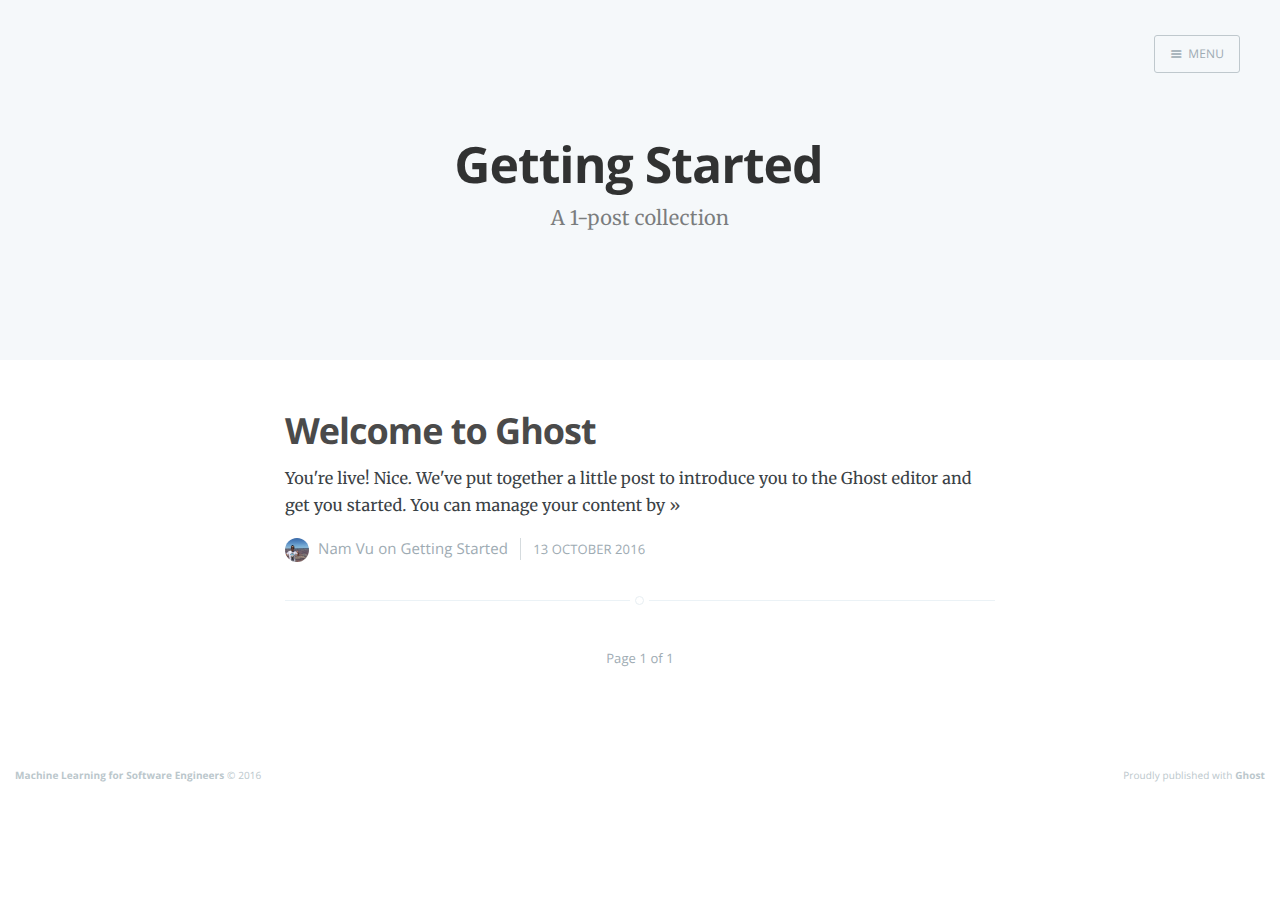
<file: tag/getting-started/index.html>
<!DOCTYPE html>
<html>
<head>
    <meta charset="utf-8">
    <meta http-equiv="X-UA-Compatible" content="IE=edge">

    <title>Getting Started - Machine Learning for Software Engineers</title>
    <meta name="description" content="">

    <meta name="HandheldFriendly" content="True">
    <meta name="viewport" content="width=device-width, initial-scale=1.0">

    <link rel="shortcut icon" href="../../favicon.ico">

    <link rel="stylesheet" type="text/css" href="../../assets/css/screen.css?v=d5c92e8478">
    <link rel="stylesheet" type="text/css" href="https://fonts.googleapis.com/css?family=Merriweather:300,700,700italic,300italic|Open+Sans:700,400">

    <link rel="canonical" href="http://127.0.0.1:8080/tag/getting-started/">
    <meta name="referrer" content="no-referrer-when-downgrade">
    
    <meta property="og:site_name" content="Machine Learning for Software Engineers">
    <meta property="og:type" content="website">
    <meta property="og:title" content="Getting Started - Machine Learning for Software Engineers">
    <meta property="og:url" content="http://127.0.0.1:8080/tag/getting-started/">
    <meta property="article:modified_time" content="2016-10-13T09:15:14.000Z">
    <meta name="twitter:card" content="summary">
    <meta name="twitter:title" content="Getting Started - Machine Learning for Software Engineers">
    <meta name="twitter:url" content="http://127.0.0.1:8080/tag/getting-started/">
    
    <script type="application/ld+json">
{
    "@context": "https://schema.org",
    "@type": "Series",
    "publisher": {
        "@type": "Organization",
        "name": "Machine Learning for Software Engineers",
        "logo": "http://127.0.0.1:8080/ghost/img/ghosticon.jpg"
    },
    "url": "http://127.0.0.1:8080/tag/getting-started/",
    "name": "Getting Started",
    "mainEntityOfPage": {
        "@type": "WebPage",
        "@id": "http://127.0.0.1:8080"
    }
}
    </script>

    <meta name="generator" content="Ghost 0.11">
    <link rel="alternate" type="application/rss+xml" title="Machine Learning for Software Engineers" href="http://127.0.0.1:8080/feed.rss">
</head>
<body class="tag-template tag-getting-started nav-closed">

    <div class="nav">
    <h3 class="nav-title">Menu</h3>
    <a class="nav-close">
        <span class="hidden">Close</span>
    </a>
    <ul>
            <li class="nav-home" role="presentation"><a href="http://127.0.0.1:8080/">Home</a></li>
    </ul>
        <a class="subscribe-button icon-feed" href="http://127.0.0.1:8080/feed.rss">Subscribe</a>
</div>
<span class="nav-cover"></span>


    <div class="site-wrapper">

        
<header class="main-header tag-head no-cover">
    <nav class="main-nav overlay clearfix">
        
            <a class="menu-button icon-menu"><span class="word">Menu</span></a>
    </nav>
    <div class="vertical">
        <div class="main-header-content inner">
            <h1 class="page-title">Getting Started</h1>
            <h2 class="page-description">
                    A 1-post collection
            </h2>
        </div>
    </div>
</header>

<main class="content" role="main">

    <div class="extra-pagination inner">
    <nav class="pagination" role="navigation">
    <span class="page-number">Page 1 of 1</span>
</nav>

</div>

<article class="post tag-getting-started">
    <header class="post-header">
        <h2 class="post-title"><a href="../../welcome-to-ghost/">Welcome to Ghost</a></h2>
    </header>
    <section class="post-excerpt">
        <p>You're live! Nice. We've put together a little post to introduce you to the Ghost editor and get you started. You can manage your content by <a class="read-more" href="../../welcome-to-ghost/">»</a></p>
    </section>
    <footer class="post-meta">
        <img class="author-thumb" src="../../content/images/2016/10/IMG_1067-copy.jpg" alt="Nam Vu" nopin="nopin">
        <a href="../../author/nam/">Nam Vu</a>
         on <a>Getting Started</a>
        <time class="post-date" datetime="2016-10-13">13 October 2016</time>
    </footer>
</article>

<nav class="pagination" role="navigation">
    <span class="page-number">Page 1 of 1</span>
</nav>


</main>


        <footer class="site-footer clearfix">
            <section class="copyright"><a href="http://127.0.0.1:8080">Machine Learning for Software Engineers</a> © 2016</section>
            <section class="poweredby">Proudly published with <a href="https://ghost.org">Ghost</a></section>
        </footer>

    </div>

    <script type="text/javascript" src="https://code.jquery.com/jquery-1.12.0.min.js"></script>
    
    <script type="text/javascript" src="../../assets/js/jquery.fitvids.js?v=d5c92e8478"></script>
    <script type="text/javascript" src="../../assets/js/index.js?v=d5c92e8478"></script>

</body>
</html>
</file>
<file: assets/css/screen.css>
/* ==========================================================================
   Table of Contents
   ========================================================================== */

/*

    0.  Normalize
    1.  Icons
    2.  General
    3.  Utilities
    4.  General
    5.  Single Post
    6.  Author Profile
    7.  Read More
    8.  Third Party Elements
    9.  Pagination
    10. Subscribe
    11. Footer
    12. Media Queries (Tablet)
    13. Media Queries (Mobile)
    14. Animations

*/

/* ==========================================================================
   0. normalize.css v3.0.3 | MIT License | git.io/normalize | (minified)
   ========================================================================== */

html {
    font-family: sans-serif;
    -ms-text-size-adjust: 100%;
    -webkit-text-size-adjust: 100%
}
body { margin: 0; }
article, aside, details,
figcaption, figure,
footer, header,
main, menu, nav,
section, summary { display:block; }
audio, canvas, progress, video {
    display: inline-block;
    vertical-align: baseline;
}
audio:not([controls]) { display: none; height: 0; }
[hidden], template { display: none; }
a { background-color: transparent;}
a:active, a:hover { outline: 0; }
abbr[title] { border-bottom: 1px dotted; }
b, strong { font-weight: bold; }
dfn { font-style: italic; }
h1 { font-size: 2em; margin: 0.67em 0; }
mark { background: #ff0; color: #000; }
small { font-size: 80%; }
sub, sup {
    font-size: 75%;
    line-height: 0;
    position: relative;
    vertical-align: baseline;
}
sup { top: -0.5em; }
sub { bottom: -0.25em; }
img { border: 0; }
svg:not(:root) { overflow: hidden; }
figure { margin: 1em 40px; }
hr { box-sizing: content-box; height: 0; }
pre { overflow: auto; }
code, kbd, pre, samp { font-family: monospace, monospace; font-size: 1em; }
button, input, optgroup, select, textarea {
    color: inherit;
    font: inherit;
    margin: 0;
}
button { overflow: visible; }
button, select { text-transform: none; }
button, html input[type="button"],
input[type="reset"], input[type="submit"] {
    -webkit-appearance: button;
    cursor: pointer;
}
button[disabled], html input[disabled] { cursor: default; }
button::-moz-focus-inner, input::-moz-focus-inner { border: 0; padding: 0; }
input { line-height: normal; }
input[type="checkbox"],
input[type="radio"] { box-sizing: border-box; padding: 0; }
input[type="number"]::-webkit-inner-spin-button,
input[type="number"]::-webkit-outer-spin-button { height: auto; }
input[type="search"] { -webkit-appearance: textfield; }
input[type="search"]::-webkit-search-cancel-button,
input[type="search"]::-webkit-search-decoration { -webkit-appearance: none; }
fieldset {
    border: 1px solid #c0c0c0;
    margin: 0 2px;
    padding: 0.35em 0.625em 0.75em;
}
legend { border: 0; padding: 0; }
textarea { overflow: auto; }
optgroup { font-weight: bold; }
table{ border-collapse: collapse; border-spacing: 0; }
td, th{ padding: 0; }


/* ==========================================================================
   1. Icons - Sets up the icon font and respective classes
   ========================================================================== */

/* Import the font file with the icons in it */
@font-face {
    font-family: "casper-icons";
    src:url("../fonts/casper-icons.eot?v=1");
    src:url("../fonts/casper-icons.eot?v=1") format("embedded-opentype"),
        url("../fonts/casper-icons.woff?v=1") format("woff"),
        url("../fonts/casper-icons.ttf?v=1") format("truetype"),
        url("../fonts/casper-icons.svg?v=1") format("svg");
    font-weight: normal;
    font-style: normal;
}

/* Apply these base styles to all icons */
[class^="icon-"]:before, [class*=" icon-"]:before {
    font-family: "casper-icons", "Open Sans", sans-serif;
    speak: none;
    font-style: normal;
    font-weight: normal;
    font-variant: normal;
    text-transform: none;
    line-height: 1;
    text-decoration: none !important;
    -webkit-font-smoothing: antialiased;
    -moz-osx-font-smoothing: grayscale;
}

/* Each icon is created by inserting the correct character into the
   content of the :before pseudo element. Like a boss. */
.icon-ghost:before {
    content: "\f600";
}
.icon-feed:before {
    content: "\f601";
}
.icon-twitter:before {
    content: "\f602";
    font-size: 1.1em;
}
.icon-google-plus:before {
    content: "\f603";
}
.icon-facebook:before {
    content: "\f604";
}
.icon-arrow-left:before {
    content: "\f605";
}
.icon-stats:before {
    content: "\f606";
}
.icon-location:before {
    content: "\f607";
    margin-left: -3px; /* Tracking fix */
}
.icon-link:before {
    content: "\f608";
}
.icon-menu:before {
    content: "\f609";
}
/*
    IMPORTANT: When making any changes to the icon font, be sure to increment
    the version number by 1 in the @font-face rule. `?v=1` becomes `?v=2`
    This forces browsers to download the new font file.
*/


/* ==========================================================================
   2. General - Setting up some base styles
   ========================================================================== */

html {
    height: 100%;
    max-height: 100%;
    font-size: 62.5%;
    -webkit-tap-highlight-color: rgba(0, 0, 0, 0);
}

body {
    height: 100%;
    max-height: 100%;
    font-family: "Merriweather", serif;
    letter-spacing: 0.01rem;
    font-size: 1.8rem;
    line-height: 1.75em;
    color: #3A4145;
    -webkit-font-feature-settings: 'kern' 1;
    -moz-font-feature-settings: 'kern' 1;
    -o-font-feature-settings: 'kern' 1;
    text-rendering: geometricPrecision;
}

::-moz-selection {
    background: #D6EDFF;
}

::selection {
    background: #D6EDFF;
}

h1, h2, h3,
h4, h5, h6 {
    -webkit-font-feature-settings: 'dlig' 1, 'liga' 1, 'lnum' 1, 'kern' 1;
    -moz-font-feature-settings: 'dlig' 1, 'liga' 1, 'lnum' 1, 'kern' 1;
    -o-font-feature-settings: 'dlig' 1, 'liga' 1, 'lnum' 1, 'kern' 1;
    color: #2E2E2E;
    line-height: 1.15em;
    margin: 0 0 0.4em 0;
    font-family: "Open Sans", sans-serif;
    text-rendering: geometricPrecision;
}

h1 {
    font-size: 5rem;
    letter-spacing: -2px;
    text-indent: -3px;
}

h2 {
    font-size: 3.6rem;
    letter-spacing: -1px;
}

h3 {
    font-size: 3rem;
    letter-spacing: -0.6px;
}

h4 {
    font-size: 2.5rem;
}

h5 {
    font-size: 2rem;
}

h6 {
    font-size: 2rem;
}

a {
    color: #4A4A4A;
    transition: color 0.3s ease;
}

a:hover {
    color: #111;
}

p, ul, ol, dl {
    -webkit-font-feature-settings: 'liga' 1, 'onum' 1, 'kern' 1;
    -moz-font-feature-settings: 'liga' 1, 'onum' 1, 'kern' 1;
    -o-font-feature-settings: 'liga' 1, 'onum' 1, 'kern' 1;
    margin: 0 0 1.75em 0;
    text-rendering: geometricPrecision;
}

ol, ul {
    padding-left: 3rem;
}

ol ol, ul ul,
ul ol, ol ul {
    margin: 0 0 0.4em 0;
    padding-left: 2em;
}

dl dt {
    float: left;
    width: 180px;
    overflow: hidden;
    clear: left;
    text-align: right;
    text-overflow: ellipsis;
    white-space: nowrap;
    font-weight: 700;
    margin-bottom: 1em;
}

dl dd {
    margin-left: 200px;
    margin-bottom: 1em
}

li {
    margin: 0.4em 0;
}

li li {
    margin: 0;
}

hr {
    display: block;
    height: 1px;
    border: 0;
    border-top: #EFEFEF 1px solid;
    margin: 3.2em 0;
    padding: 0;
}

blockquote {
    -moz-box-sizing: border-box;
    box-sizing: border-box;
    margin: 1.75em 0 1.75em -2.2em;
    padding: 0 0 0 1.75em;
    border-left: #4A4A4A 0.4em solid;
}

blockquote p {
    margin: 0.8em 0;
    font-style: italic;
}

blockquote small {
    display: inline-block;
    margin: 0.8em 0 0.8em 1.5em;
    font-size: 0.9em;
    color: #CCC;
}

blockquote small:before { content: "\2014 \00A0"; }

blockquote cite {
    font-weight: 700;
}

blockquote cite a { font-weight: normal; }

mark {
    background-color: #fdffb6;
}

code, tt {
    padding: 1px 3px;
    font-family: Inconsolata, monospace, sans-serif;
    font-size: 0.85em;
    white-space: pre-wrap;
    border: #E3EDF3 1px solid;
    background: #F7FAFB;
    border-radius: 2px;
    -webkit-font-feature-settings: "liga" 0;
    -moz-font-feature-settings: "liga" 0;
    font-feature-settings: "liga" 0;
}

pre {
    -moz-box-sizing: border-box;
    box-sizing: border-box;
    margin: 0 0 1.75em 0;
    border: #E3EDF3 1px solid;
    width: 100%;
    padding: 10px;
    font-family: Inconsolata, monospace, sans-serif;
    font-size: 0.9em;
    white-space: pre;
    overflow: auto;
    background: #F7FAFB;
    border-radius: 3px;
}

pre code, pre tt {
    font-size: inherit;
    white-space: pre-wrap;
    background: transparent;
    border: none;
    padding: 0;
}

kbd {
    display: inline-block;
    margin-bottom: 0.4em;
    padding: 1px 8px;
    border: #CCC 1px solid;
    color: #666;
    text-shadow: #FFF 0 1px 0;
    font-size: 0.9em;
    font-weight: 700;
    background: #F4F4F4;
    border-radius: 4px;
    box-shadow:
        0 1px 0 rgba(0, 0, 0, 0.2),
        0 1px 0 0 #fff inset;
}

table {
    -moz-box-sizing: border-box;
    box-sizing: border-box;
    margin: 1.75em 0;
    width: 100%;
    max-width: 100%;
    background-color: transparent;
}

table th,
table td {
    padding: 8px;
    line-height: 20px;
    text-align: left;
    vertical-align: top;
    border-top: #EFEFEF 1px solid;
}

table th { color: #000; }

table caption + thead tr:first-child th,
table caption + thead tr:first-child td,
table colgroup + thead tr:first-child th,
table colgroup + thead tr:first-child td,
table thead:first-child tr:first-child th,
table thead:first-child tr:first-child td {
    border-top: 0;
}

table tbody + tbody { border-top: #EFEFEF 2px solid; }

table table table { background-color: #FFF; }

table tbody > tr:nth-child(odd) > td,
table tbody > tr:nth-child(odd) > th {
    background-color: #F6F6F6;
}

table.plain tbody > tr:nth-child(odd) > td,
table.plain tbody > tr:nth-child(odd) > th {
   background: transparent;
}

iframe, .fluid-width-video-wrapper {
    display: block;
    margin: 1.75em 0;
}

/* When a video is inside the fitvids wrapper, drop the
margin on the iframe, cause it breaks stuff. */
.fluid-width-video-wrapper iframe {
    margin: 0;
}

textarea, select, input {
    width: 260px;
    padding: 6px 9px;
    margin: 0 0 5px 0;
    outline: 0;
    font-family: 'Open Sans', sans-serif;
    font-size: 1.6rem;
    font-weight: 100;
    line-height: 1.4em;
    background: #fff;
    border: #e7eef2 1px solid;
    border-radius: 4px;
    box-shadow: none;
    -webkit-appearance: none;
}

textarea {
    width: 100%;
    max-width: 340px;
    min-width: 250px;
    height: auto;
    min-height: 80px;
}

input[type="text"]:focus,
input[type="email"]:focus,
input[type="search"]:focus,
input[type="tel"]:focus,
input[type="url"]:focus,
input[type="password"]:focus,
input[type="number"]:focus,
input[type="date"]:focus,
input[type="month"]:focus,
input[type="week"]:focus,
input[type="time"]:focus,
input[type="datetime"]:focus,
input[type="datetime-local"]:focus,
textarea:focus {
    border: #bbc7cc 1px solid;
    background: #fff;
    outline: none;
    outline-width: 0;
}

select {
    width: 270px;
    height: 30px;
    line-height: 30px;
}

button {
    min-height: 35px;
    width: auto;
    display: inline-block;
    padding: 0.1rem 1.5rem;
    cursor: pointer;
    outline: none;
    text-decoration: none;
    color: #fff;
    font-family: 'Open Sans', sans-serif;
    font-size: 11px; /* Hacks targeting Firefox. */
    line-height: 13px; /* Hacks targeting Firefox. */
    font-weight: 300;
    text-align: center;
    letter-spacing: 1px;
    text-transform: uppercase;
    text-shadow: none;
    border-radius: 0.3rem;
    border: rgba(0,0,0,0.05) 0.1em solid;
    background: #5ba4e5;
}


/* ==========================================================================
   3. Utilities - These things get used a lot
   ========================================================================== */

/* Clears shit */
.clearfix:before,
.clearfix:after {
    content: " ";
    display: table;
}
.clearfix:after { clear: both; }
.clearfix { zoom: 1; }

/* Hides shit */
.hidden {
    text-indent: -9999px;
    visibility: hidden;
    display: none;
}

/* Creates a responsive wrapper that makes our content scale nicely */
.inner {
    position: relative;
    width: 80%;
    max-width: 710px;
    margin: 0 auto;
}

/* Centres vertically yo. (IE8+) */
.vertical {
    display: table-cell;
    vertical-align: middle;
}

/* Wraps the main content & footer */
.site-wrapper {
    position: relative;
    z-index: 10;
    min-height: 100%;
    background: #fff;
    -webkit-transition: -webkit-transform 0.5s ease;
            transition: transform 0.5s ease;
}

body.nav-opened .site-wrapper {
    overflow-x: hidden;
    -webkit-transform: translate3D(-240px, 0, 0);
        -ms-transform: translate3D(-240px, 0, 0);
            transform: translate3D(-240px, 0, 0);
    -webkit-transition: -webkit-transform 0.3s ease;
            transition: transform 0.3s ease;
}


/* ==========================================================================
   4. General - The main styles for the the theme
   ========================================================================== */

/* Big cover image on the home page */
.main-header {
    position: relative;
    display: table;
    width: 100%;
    height: 100vh;
    margin-bottom: 5rem;
    text-align: center;
    background: #222 no-repeat center center;
    background-size: cover;
    overflow: hidden;
}

.main-header .inner {
    width: 80%;
}

.main-nav {
    position: relative;
    padding: 35px 40px;
    margin: 0 0 30px 0;
}

.main-nav a {
    text-decoration: none;
    font-family: 'Open Sans', sans-serif;
}

/* Navigation */
body.nav-opened .nav-cover {
    position: fixed;
    top: 0;
    left: 0;
    right: 240px;
    bottom: 0;
    z-index: 200;
}

.nav {
    position: fixed;
    top: 0;
    right: 0;
    bottom: 0;
    z-index: 5;
    width: 240px;
    opacity: 0;
    background: #111;
    margin-bottom: 0;
    text-align: left;
    overflow-y: auto;
    -webkit-transition: -webkit-transform 0.5s ease,
                        opacity 0.3s ease 0.7s;
            transition: transform 0.5s ease,
                        opacity 0.3s ease 0.7s;
}

body.nav-closed .nav {
    -webkit-transform: translate3D(97px, 0, 0);
        -ms-transform: translate3D(97px, 0, 0);
            transform: translate3D(97px, 0, 0);
}

body.nav-opened .nav {
    opacity: 1;
    -webkit-transition: -webkit-transform 0.3s ease,
                        opacity 0s ease 0s;
            transition: transform 0.3s ease,
                        opacity 0s ease 0s;
    -webkit-transform: translate3D(0, 0, 0);
        -ms-transform: translate3D(0, 0, 0);
            transform: translate3D(0, 0, 0);
}

.nav-title {
    position: absolute;
    top: 45px;
    left: 30px;
    font-size: 16px;
    font-weight: 100;
    text-transform: uppercase;
    color: #fff;
}

.nav-close {
    position: absolute;
    top: 38px;
    right: 25px;
    width: 20px;
    height: 20px;
    padding: 0;
    font-size: 10px;
}

.nav-close:focus {
    outline: 0;
}

.nav-close:before,
.nav-close:after {
    content: '';
    position: absolute;
    top: 0;
    width: 20px;
    height: 1px;
    background: rgb(150,150,150);
    top: 15px;
    -webkit-transition: background 0.15s ease;
            transition: background 0.15s ease;
}

.nav-close:before {
    -webkit-transform: rotate(45deg);
        -ms-transform: rotate(45deg);
            transform: rotate(45deg);
}

.nav-close:after {
    -webkit-transform: rotate(-45deg);
        -ms-transform: rotate(-45deg);
            transform: rotate(-45deg);
}

.nav-close:hover:before,
.nav-close:hover:after {
    background: rgb(255,255,255);
}

.nav ul {
    padding: 90px 9% 5%;
    list-style: none;
    counter-reset: item;
}

.nav li:before {
    display: block;
    float: right;
    padding-right: 4%;
    padding-left: 5px;
    text-align: right;
    font-size: 1.2rem;
    vertical-align: bottom;
    color: #B8B8B8;
    content: counter(item, lower-roman);
    counter-increment: item;
}
.nav li {
    margin: 0;
}
.nav li a {
    text-decoration: none;
    line-height: 1.4;
    font-size: 1.4rem;
    display: block;
    padding: 0.6rem 4%;
    overflow: hidden;
    white-space: nowrap;
    text-overflow: ellipsis;
}
.nav li a:after {
    display: inline-block;
    content: " .......................................................";
    color: rgba(255,255,255,0.2);
    margin-left: 5px;
}
.nav .nav-current:before {
    color: #fff;
}
.nav .nav-current a:after {
    content: " ";
    border-bottom: rgba(255,255,255,0.5) 1px solid;
    width: 100%;
    height: 1px;
}

.nav a:link,
.nav a:visited {
    color: #B8B8B8;
}

.nav li.nav-current a,
.nav a:hover,
.nav a:active,
.nav a:focus {
    color: #fff;
}

.subscribe-button {
    -webkit-box-sizing: border-box;
    -moz-box-sizing: border-box;
    box-sizing: border-box;
    display: block;
    position: absolute;
    bottom: 30px;
    left: 30px;
    right: 30px;
    height: 38px;
    padding: 0 20px;
    color: #111 !important; /* Overides `.nav a:link, .nav a:visited` colour */
    text-align: center;
    font-size: 12px;
    font-family: "Open Sans", sans-serif;
    text-transform: uppercase;
    text-decoration: none;
    line-height: 35px;
    border-radius: 3px;
    background: #fff;
    transition: all ease 0.3s;
}
.subscribe-button:before {
    font-size: 9px;
    margin-right: 6px;
}


/* Create a bouncing scroll-down arrow on homepage with cover image */
.scroll-down {
    display: block;
    position: absolute;
    z-index: 100;
    bottom: 45px;
    left: 50%;
    margin-left: -16px;
    width: 34px;
    height: 34px;
    font-size: 34px;
    text-align: center;
    text-decoration: none;
    color: rgba(255,255,255,0.7);
    -webkit-transform: rotate(-90deg);
    -ms-transform: rotate(-90deg);
    transform: rotate(-90deg);
    -webkit-animation: bounce 4s 2s infinite;
    animation: bounce 4s 2s infinite;
}

/* Stop it bouncing and increase contrast when hovered */
.scroll-down:hover {
    color: #fff;
    -webkit-animation: none;
    animation: none;
}

/* Put a semi-opaque radial gradient behind the icon to make it more visible
   on photos which happen to have a light background. */
.home-template .main-header:after {
    display: block;
    content: " ";
    width: 150px;
    height: 130px;
    border-radius: 100%;
    position: absolute;
    bottom: 0;
    left: 50%;
    margin-left: -75px;
    background: radial-gradient(ellipse at center,  rgba(0,0,0,0.15) 0%,rgba(0,0,0,0) 70%,rgba(0,0,0,0) 100%);
}

/* Hide when there's no cover image or on page2+ */
.no-cover .scroll-down,
.no-cover.main-header:after,
.archive-template .scroll-down,
.archive-template .main-header:after {
    display: none
}

/* Appears in the top left corner of your home page */
.blog-logo {
    display: block;
    float: left;
    background: none !important; /* Makes sure there is never a background */
    border: none !important; /* Makes sure there is never a border */
}

.blog-logo img {
    -webkit-box-sizing: border-box;
    -moz-box-sizing: border-box;
    box-sizing: border-box;
    display: block;
    height: 38px;
    padding: 1px 0 5px 0;
    width: auto;
}

.menu-button {
    -webkit-box-sizing: border-box;
    -moz-box-sizing: border-box;
    box-sizing: border-box;
    display: inline-block;
    float: right;
    height: 38px;
    padding: 0 15px;
    border-style: solid;
    border-width: 1px;
    opacity: 1;
    text-align: center;
    font-size: 12px;
    text-transform: uppercase;
    line-height: 35px;
    white-space: nowrap;
    border-radius: 3px;
    transition: all 0.5s ease;
}
.menu-button:before {
    font-size: 12px;
    font-weight: bold;
    margin-right: 6px;
    position: relative;
    top: 1px;
}
.menu-button:hover {
    background: #fff;
}
.menu-button:focus {
    outline: 0;
}

/* When the navigation is closed */
.nav-closed .menu-button {
    color: #fff;
    border-color: rgba(255, 255, 255, 0.6);
}
.nav-closed .menu-button:hover {
    color: #222;
}

/* When the navigation is closed and there is no cover image */
.nav-closed .no-cover .menu-button {
    border-color: #BFC8CD;
    color: #9EABB3;
}
.nav-closed .no-cover .menu-button:hover {
    border-color: #555;
    color: #555;
}

/* When the navigation is opened */
.nav-opened .menu-button {
    padding: 0 12px;
    background: #111;
    border-color: #111;
    color: #fff;
    -webkit-transform: translate3D(94px, 0, 0);
        -ms-transform: translate3D(94px, 0, 0);
            transform: translate3D(94px, 0, 0);
    transition: all 0.3s ease;
}

.nav-opened .menu-button .word {
    opacity: 0;
    transition: all 0.3s ease;
}

/* Special styles when overlaid on an image*/
.main-nav.overlay {
    position: absolute;
    top: 0;
    left: 0;
    right: 0;
    height: 70px;
    border: none;
    background: linear-gradient(to bottom, rgba(0,0,0,0.2) 0%,rgba(0,0,0,0) 100%);
}
.no-cover .main-nav.overlay {
    background: none;
}

/* The details of your blog. Defined in ghost/settings/ */
.page-title {
    margin: 10px 0 10px 0;
    font-size: 5rem;
    letter-spacing: -1px;
    font-weight: 700;
    font-family: "Open Sans", sans-serif;
    color: #fff;
}

.page-description {
    margin: 0;
    font-size: 2rem;
    line-height: 1.5em;
    font-weight: 400;
    font-family: "Merriweather", serif;
    letter-spacing: 0.01rem;
    color: rgba(255,255,255,0.8);
}

.no-cover.main-header {
    min-height: 160px;
    max-height: 40vh;
    background: #f5f8fa;
}

.no-cover .page-title {
    color: rgba(0,0,0,0.8);
}

.no-cover .page-description {
    color: rgba(0,0,0,0.5);
}

/* Add subtle load-in animation for content on the home page */
.home-template .page-title {
    -webkit-animation: fade-in-down 0.6s;
    animation: fade-in-down 0.6s;
    -webkit-animation-delay: 0.2s;
    animation-delay: 0.2s;
}
.home-template .page-description {
    -webkit-animation: fade-in-down 0.9s;
    animation: fade-in-down 0.9s;
    -webkit-animation-delay: 0.1s;
    animation-delay: 0.1s;
}

/* Every post, on every page, gets this style on its <article> tag */
.post {
    position: relative;
    width: 80%;
    max-width: 710px;
    margin: 4rem auto;
    padding-bottom: 4rem;
    border-bottom: #EBF2F6 1px solid;
    word-wrap: break-word;
}

/* Add a little circle in the middle of the border-bottom on our .post
   just for the lolz and stylepoints. */
.post:after {
    display: block;
    content: "";
    width: 7px;
    height: 7px;
    border: #E7EEF2 1px solid;
    position: absolute;
    bottom: -5px;
    left: 50%;
    margin-left: -5px;
    background: #FFF;
    border-radius: 100%;
    box-shadow: #FFF 0 0 0 5px;
}

body:not(.post-template) .post-title {
    font-size: 3.6rem;
}

.post-title a {
    text-decoration: none;
}

.post-excerpt p {
    margin: 0;
    font-size: 0.9em;
    line-height: 1.7em;
}

.read-more {
    text-decoration: none;
}

.post-meta {
    display: block;
    margin: 1.75rem 0 0 0;
    font-family: "Open Sans", sans-serif;
    font-size: 1.5rem;
    line-height: 2.2rem;
    color: #9EABB3;
}

.author-thumb {
    width: 24px;
    height: 24px;
    float: left;
    margin-right: 9px;
    border-radius: 100%;
}

.post-meta a {
    color: #9EABB3;
    text-decoration: none;
}

.post-meta a:hover {
    text-decoration: underline;
}

.user-meta {
    position: relative;
    padding: 0.3rem 40px 0 100px;
    min-height: 77px;
}

.post-date {
    display: inline-block;
    margin-left: 8px;
    padding-left: 12px;
    border-left: #d5dbde 1px solid;
    text-transform: uppercase;
    font-size: 1.3rem;
    white-space: nowrap;
}

.user-image {
    position: absolute;
    top: 0;
    left: 0;
}

.user-name {
    display: block;
    font-weight: 700;
}

.user-bio {
    display: block;
    max-width: 440px;
    font-size: 1.4rem;
    line-height: 1.5em;
}

.publish-meta {
    position: absolute;
    top: 0;
    right: 0;
    padding: 4.3rem 0 4rem 0;
    text-align: right;
}

.publish-heading {
    display: block;
    font-weight: 700;
}

.publish-date {
    display: block;
    font-size: 1.4rem;
    line-height: 1.5em;
}


/* ==========================================================================
   5. Single Post - When you click on an individual post
   ========================================================================== */

.post-template .post-header {
   margin-bottom: 3.4rem;
}

.post-template .post-title {
    margin-bottom: 0;
}

.post-template .post-meta {
    margin: 0;
}

.post-template .post-date {
    padding: 0;
    margin: 0;
    border: none;
}

/* Stop elements, such as img wider than the post content, from
   creating horizontal scroll - slight hack due to imperfections
   with browser width % calculations and rounding */
.post-template .content {
    overflow: hidden;
}

/* Tweak the .post wrapper style */
.post-template .post {
    margin-top: 0;
    border-bottom: none;
    padding-bottom: 0;
}

/* Kill that stylish little circle that was on the border, too */
.post-template .post:after {
    display: none;
}

/* Keep images centered, and allow images wider than the main
   text column to break out. */
.post-content img {
    display: block;
    max-width: 126%;
    height: auto;
    padding: 0.6em 0;
    /* Centers an image by (1) pushing its left edge to the
       center of its container and (2) shifting the entire image
       in the opposite direction by half its own width.
       Works for images that are larger than their containers. */
    position: relative;
    left: 50%;
    -webkit-transform: translateX(-50%); /* for Safari and iOS */
    -ms-transform: translateX(-50%); /* for IE9 */
    transform: translateX(-50%);
}

.footnotes {
    font-style: italic;
    font-size: 1.3rem;
    line-height: 1.6em;
}

.footnotes li {
    margin: 0.6rem 0;
}

.footnotes p {
    margin: 0;
}

.footnotes p a:last-child {
    text-decoration: none;
}


/* The author credit area after the post */
.post-footer {
    position: relative;
    margin: 6rem 0 0 0;
    padding: 3rem 0 0 0;
    border-top: #EBF2F6 1px solid;
}

.post-footer h4 {
    font-size: 1.8rem;
    margin: 0;
}

.post-footer p {
    margin: 1rem 0;
    font-size: 1.4rem;
    line-height: 1.75em;
}

/* list of author links - location / url */
.author-meta {
    padding: 0;
    margin: 0;
    list-style: none;
    font-size: 1.4rem;
    line-height: 1;
    font-style: italic;
    color: #9EABB3;
}

.author-meta a {
    color: #9EABB3;
}
.author-meta a:hover {
    color: #111;
}

/* Create some space to the right for the share links */
.post-footer .author {
    margin-right: 180px;
}

.post-footer h4 a {
    color: #2e2e2e;
    text-decoration: none;
}

.post-footer h4 a:hover {
    text-decoration: underline;
}

/* Drop the share links in the space to the right.
   Doing it like this means it's easier for the author bio
   to be flexible at smaller screen sizes while the share
   links remain at a fixed width the whole time */
.post-footer .share {
    position: absolute;
    top: 3rem;
    right: 0;
    width: 140px;
}

.post-footer .share a {
    font-size: 1.8rem;
    display: inline-block;
    margin: 1rem 1.6rem 1.6rem 0;
    color: #BBC7CC;
    text-decoration: none;
}

.post-footer .share .icon-twitter:hover {
    color: #55acee;
}
.post-footer .share .icon-facebook:hover {
    color: #3b5998;
}
.post-footer .share .icon-google-plus:hover {
    color: #dd4b39;
}


/* ==========================================================================
   6. Author profile
   ========================================================================== */

.post-head.main-header {
    height: 65vh;
    min-height: 180px;
}

.no-cover.post-head.main-header {
    height: 85px;
    min-height: 0;
    margin-bottom: 0;
    background: transparent;
}

.tag-head.main-header {
    height: 40vh;
    min-height: 180px;
}

.author-head.main-header {
    height: 40vh;
    min-height: 180px;
}

.no-cover.author-head.main-header {
    height: 10vh;
    min-height: 100px;
    background: transparent;
}

.author-profile {
    padding: 0 15px 5rem 15px;
    border-bottom: #EBF2F6 1px solid;
    text-align: center;
}

/* Add a little circle in the middle of the border-bottom */
.author-profile:after {
    display: block;
    content: "";
    width: 7px;
    height: 7px;
    border: #E7EEF2 1px solid;
    position: absolute;
    bottom: -5px;
    left: 50%;
    margin-left: -5px;
    background: #FFF;
    border-radius: 100%;
    box-shadow: #FFF 0 0 0 5px;
}

.author-image {
    -webkit-box-sizing: border-box;
    -moz-box-sizing: border-box;
    box-sizing: border-box;
    display: block;
    position: absolute;
    top: -40px;
    left: 50%;
    margin-left: -40px;
    width: 80px;
    height: 80px;
    border-radius: 100%;
    overflow: hidden;
    padding: 6px;
    background: #fff;
    z-index: 2;
    box-shadow: #E7EEF2 0 0 0 1px;
}

.author-image .img {
    position: relative;
    display: block;
    width: 100%;
    height: 100%;
    background-size: cover;
    background-position: center center;
    border-radius: 100%;
}

.author-profile .author-image {
    position: relative;
    left: auto;
    top: auto;
    width: 120px;
    height: 120px;
    padding: 3px;
    margin: -100px auto 0 auto;
    box-shadow: none;
}

.author-title {
    margin: 1.5rem 0 1rem;
}

.author-bio {
    font-size: 1.8rem;
    line-height: 1.5em;
    font-weight: 200;
    color: #50585D;
    letter-spacing: 0;
    text-indent: 0;
}

.author-meta {
    margin: 1.6rem 0;
}
/* Location, website, and link */
.author-profile .author-meta {
    margin: 2rem 0;
    font-family: "Merriweather", serif;
    letter-spacing: 0.01rem;
    font-size: 1.7rem;
}
.author-meta span {
    display: inline-block;
    margin: 0 2rem 1rem 0;
    word-wrap: break-word;
}
.author-meta a {
    text-decoration: none;
}

/* Turn off meta for page2+ to make room for extra
   pagination prev/next links */
.archive-template .author-profile .author-meta {
    display: none;
}


/* ==========================================================================
   7. Read More - Next/Prev Post Links
   ========================================================================== */

.read-next {
    display: -webkit-box;
    display: -webkit-flex;
    display: -ms-flexbox;
    display: flex;
    -webkit-box-align: stretch;
    -webkit-align-items: stretch;
    -ms-flex-align: stretch;
    align-items: stretch;
    margin-top: 10rem;
}

.read-next-story {
    display: -webkit-box;
    display: -webkit-flex;
    display: -ms-flexbox;
    display: flex;
    -webkit-box-flex: 1;
    -webkit-flex-grow: 1;
    -ms-flex-positive: 1;
    flex-grow: 1;
    min-width: 50%;
    text-decoration: none;
    position: relative;
    text-align: center;
    color: #fff;
    background: #222 no-repeat center center;
    background-size: cover;
    overflow: hidden;
}
.read-next-story:hover:before {
    background: rgba(0,0,0,0.8);
    transition: all 0.2s ease;
}
.read-next-story:hover .post:before {
    color: #222;
    background: #fff;
    transition: all 0.2s ease;
}

.read-next-story:before {
    content: "";
    display: block;
    position: absolute;
    top: 0;
    right: 0;
    bottom: 0;
    left: 0;
    background: rgba(0,0,0,0.7);
    transition: all 0.5s ease;
}

.read-next-story .post {
    padding-top: 6rem;
    padding-bottom: 6rem;
}

.read-next-story .post:before {
    content: "Read This Next";
    padding: 4px 10px 5px;
    text-transform: uppercase;
    font-size: 1.1rem;
    font-family: "Open Sans", sans-serif;
    color: rgba(255,255,255,0.8);
    border: rgba(255,255,255,0.5) 1px solid;
    border-radius: 4px;
    transition: all 0.5s ease;
}
.read-next-story.prev .post:before {
    content: "You Might Enjoy";
}

.read-next-story h2 {
    margin-top: 1rem;
    color: #fff;
}

.read-next-story p {
    margin: 0;
    color: rgba(255,255,255,0.8);
}

/* Special styles for posts with no cover images */
.read-next-story.no-cover {
    background: #f5f8fa;
}

.read-next-story.no-cover:before {
    display: none;
}

.read-next-story.no-cover .post:before {
    color: rgba(0,0,0,0.5);
    border-color: rgba(0,0,0,0.2);
}

.read-next-story.no-cover h2 {
    color: rgba(0,0,0,0.8);
}

.read-next-story.no-cover p {
    color: rgba(0,0,0,0.5);
}

/* if there are two posts without covers, put a border between them */
.read-next-story.no-cover + .read-next-story.no-cover {
    border-left: rgba(0,0,100,0.04) 1px solid;
    -webkit-box-sizing: border-box;
    -moz-box-sizing: border-box;
    box-sizing: border-box;
}

/* Correctly position site-footer when next to the .read-next container */
.read-next + .site-footer {
    position: absolute;
    bottom: 0;
    left: 0;
    right: 0;
    margin: 0;
}

/* ==========================================================================
   8. Third Party Elements - Embeds from other services
   ========================================================================== */

/* Github */
.gist table {
    margin: 0;
    font-size: 1.4rem;
    text-rendering: auto;
}
.gist td {
    line-height: 1.4;
}
.gist .line-number {
    min-width: 25px;
}

/* Pastebin */
.content .embedPastebin {
    margin-bottom: 1.75em;
}


/* ==========================================================================
   9. Pagination - Tools to let you flick between pages
   ========================================================================== */

/* The main wrapper for our pagination links */
.pagination {
    position: relative;
    width: 80%;
    max-width: 710px;
    margin: 4rem auto;
    font-family: "Open Sans", sans-serif;
    font-size: 1.3rem;
    color: #9EABB3;
    text-align: center;
}

.pagination a {
    color: #9EABB3;
    transition: all 0.2s ease;
}

/* Push the previous/next links out to the left/right */
.older-posts,
.newer-posts {
    position: absolute;
    display: inline-block;
    padding: 0 15px;
    border: #bfc8cd 1px solid;
    text-decoration: none;
    border-radius: 4px;
    transition: border 0.3s ease;
}

.older-posts {
    right: 0;
}

.page-number {
    display: inline-block;
    padding: 2px 0;
    min-width: 100px;
}

.newer-posts {
    left: 0;
}

.older-posts:hover,
.newer-posts:hover {
    color: #889093;
    border-color: #98a0a4;
}

.extra-pagination {
    display: none;
    border-bottom: #EBF2F6 1px solid;
}
.extra-pagination:after {
    display: block;
    content: "";
    width: 7px;
    height: 7px;
    border: #E7EEF2 1px solid;
    position: absolute;
    bottom: -5px;
    left: 50%;
    margin-left: -5px;
    background: #FFF;
    border-radius: 100%;
    box-shadow: #FFF 0 0 0 5px;
}
.extra-pagination .pagination {
    width: auto;
}

/* On page2+ make all the headers smaller */
.archive-template .main-header {
    max-height: 30vh;
}

/* On page2+ show extra pagination controls at the top of post list */
.archive-template .extra-pagination {
    display: block;
}


/* ==========================================================================
   10. Subscribe - Generate those email subscribers
   ========================================================================== */

.gh-subscribe {
    border: #e7eef2 1px solid;
    padding: 3rem;
    margin-top: 3rem;
    text-align: center;
    background: #f5f8fa;
    border-radius: 5px;
}

.gh-subscribe-title {
    margin-bottom: 0;
    font-size: 2.4rem
}

.gh-subscribe p {
    margin-top: 0;
    font-size: 1.5rem;
}

.gh-subscribe form {
    display: flex;
    justify-content: center;
    margin: 20px 0 0 0;
}

.gh-subscribe .form-group {
    flex-grow: 1;
    max-width: 300px;
}

.gh-subscribe .subscribe-email {
    box-sizing: border-box;
    width: 100%;
    margin: 0;
    border-radius: 4px 0 0 4px;
    transition: all ease 0.5s;
}

.gh-subscribe .subscribe-email:focus {
    border: #5ba4e5 1px solid;
    transition: all ease 0.2s;
}

.gh-subscribe button {
    margin-left: -1px;
    border-radius: 0 4px 4px 0;
}

.gh-subscribe-rss {
    font-family: 'Open Sans', sans-serif;
    font-size: 1.2rem;
    line-height: 1.4em;
}

/* ==========================================================================
   11. Footer - The bottom of every page
   ========================================================================== */

.site-footer {
    position: relative;
    margin: 8rem 0 0 0;
    padding: 1rem 15px;
    font-family: "Open Sans", sans-serif;
    font-size: 1rem;
    line-height: 1.75em;
    color: #BBC7CC;
}

.site-footer a {
    color: #BBC7CC;
    text-decoration: none;
    font-weight: bold;
}

.site-footer a:hover {
    border-bottom: #bbc7cc 1px solid;
}

.poweredby {
    display: block;
    width: 45%;
    float: right;
    text-align: right;
}

.copyright {
    display: block;
    width: 45%;
    float: left;
}


/* ==========================================================================
   12. Media Queries - Smaller than 900px
   ========================================================================== */

@media only screen and (max-width: 900px) {

    blockquote {
        margin-left: 0;
    }

    .main-header {
        -webkit-box-sizing: border-box;
        -moz-box-sizing: border-box;
        box-sizing: border-box;
        height: auto;
        min-height: 240px;
        height: 60vh;
        padding: 15% 0;
    }

    .scroll-down,
    .home-template .main-header:after { display: none; }

    .archive-template .main-header {
        min-height: 180px;
        padding: 10% 0;
    }

    .blog-logo img {
        padding: 4px 0;
    }

    .page-title {
        font-size: 4rem;
        letter-spacing: -1px;
    }

    .page-description {
        font-size: 1.8rem;
        line-height: 1.5em;
    }

    .post {
        font-size: 0.95em
    }

    body:not(.post-template) .post-title {
        font-size: 3.2rem;
    }

    hr {
        margin: 2.4em 0;
    }

    ol, ul {
        padding-left: 2em;
    }

    h1 {
        font-size: 4.5rem;
        text-indent: -2px;
    }

    h2 {
        font-size: 3.6rem;
    }

    h3 {
        font-size: 3.1rem;
    }

    h4 {
        font-size: 2.5rem;
    }

    h5 {
        font-size: 2.2rem;
    }

    h6 {
        font-size: 1.8rem;
    }

    .author-profile {
        padding-bottom: 4rem;
    }

    .author-profile .author-bio {
        font-size: 1.6rem;
    }

    .author-meta span {
        display: block;
        margin: 1.5rem 0;
    }
    .author-profile .author-meta span {
        font-size: 1.6rem;
    }

    .post-head.main-header {
        height:45vh;
    }

    .tag-head.main-header,
    .author-head.main-header {
        height: 30vh;
    }

    .no-cover.post-head.main-header {
        height: 55px;
        padding: 0;
    }

    .no-cover.author-head.main-header {
        padding: 0;
    }

    .gh-subscribe {
        padding: 2rem;
    }

    .gh-subscribe-title {
        font-size: 2rem
    }

    .gh-subscribe p {
        font-size: 1.4rem;
    }

    .read-next {
        -webkit-box-orient: vertical;
        -webkit-box-direction: normal;
        -webkit-flex-direction: column;
        -ms-flex-direction: column;
        flex-direction: column;
        margin-top: 4rem;
    }

    .read-next p {
        display: none;
    }

    .read-next-story.no-cover + .read-next-story.no-cover {
        border-top: rgba(0,0,100,0.06) 1px solid;
        border-left: none;
    }

}


/* ==========================================================================
   13. Media Queries - Smaller than 500px
   ========================================================================== */

@media only screen and (max-width: 500px) {

    .main-header {
        margin-bottom: 15px;
        height: 40vh;
    }

    .no-cover.main-header {
        height: 30vh;
    }

    .archive-template .main-header {
        max-height: 20vh;
        min-height: 160px;
        padding: 10% 0;
    }

    .main-nav {
        padding: 5px;
        margin-bottom: 2rem;
    }

    .blog-logo {
        padding: 5px;
    }

    .blog-logo img {
        height: 30px;
    }

    .menu-button {
        padding: 0 5px;
        border-radius: 0;
        border-width: 0;
        color: #2e2e2e;
        background: transparent;
    }
    .menu-button:hover {
        color: #2e2e2e;
        border-color: transparent;
        background: none;
    }
    body.nav-opened .menu-button {
        background: none;
        border: transparent;
    }

    .main-nav.overlay a:hover {
        color: #fff;
        border-color: transparent;
        background: transparent;
    }

    .no-cover .main-nav.overlay {
        background: none;
    }
    .no-cover .main-nav.overlay .menu-button {
        border: none;
    }

    .main-nav.overlay .menu-button {
        border-color: transparent;
    }

    .nav-title {
        top: 25px;

    }

    .nav-close {
        position: absolute;
        top: 18px;
    }

    .nav ul {
        padding: 60px 9% 5%;
    }

    .inner,
    .pagination {
        width: auto;
        margin: 2rem auto;
    }

    .post {
        width: auto;
        margin-top: 2rem;
        margin-bottom: 2rem;
        margin-left: 16px;
        margin-right: 16px;
        padding-bottom: 2rem;
        line-height: 1.65em;
    }

    .post-date {
        display: none;
    }

    .post-template .post-header {
        margin-bottom: 2rem;
    }

    .post-template .post-date {
        display: inline-block;
    }

    hr {
        margin: 1.75em 0;
    }

    p, ul, ol, dl {
        font-size: 0.95em;
        margin: 0 0 2.5rem 0;
    }

    .page-title {
        font-size: 3rem;
    }

    .post-excerpt p {
        font-size: 0.85em;
    }

    .page-description {
        font-size: 1.6rem;
    }

    h1, h2, h3,
    h4, h5, h6 {
        margin: 0 0 0.3em 0;
    }

    h1 {
        font-size: 2.8rem;
        letter-spacing: -1px;
    }

    h2 {
        font-size: 2.4rem;
        letter-spacing: 0;
    }

    h3 {
        font-size: 2.1rem;
    }

    h4 {
        font-size: 1.9rem;
    }

    h5 {
        font-size: 1.8rem;
    }

    h6 {
        font-size: 1.8rem;
    }

    body:not(.post-template) .post-title {
        font-size: 2.5rem;
    }

    .post-template .site-footer {
        margin-top: 0;
    }

    .post-content img {
        padding: 0;
        width: calc(100% + 32px); /* expand with to image + margins */
        min-width: 0;
        max-width: 112%; /* fallback when calc doesn't work */
    }

    .post-meta {
        font-size: 1.3rem;
        margin-top: 1rem;
    }

    .post-footer {
        padding: 5rem 0 3rem 0;
        text-align: center;
    }

    .post-footer .author {
        margin: 0 0 2rem 0;
        padding: 0 0 1.6rem 0;
        border-bottom: #EBF2F6 1px dashed;
    }

    .post-footer .share {
        position: static;
        width: auto;
    }

    .post-footer .share a {
        margin: 1.4rem 0.8rem 0 0.8rem;
    }

    .author-meta li {
        float: none;
        margin: 0;
        line-height: 1.75em;
    }

    .author-meta li:before {
        display: none;
    }

    .older-posts,
    .newer-posts {
        position: static;
        margin: 10px 0;
    }

    .page-number {
        display: block;
    }

    .site-footer {
        margin-top: 3rem;
    }

    .author-profile {
        padding-bottom: 2rem;
    }

    .post-head.main-header {
        height: 30vh;
    }

    .tag-head.main-header,
    .author-head.main-header {
        height: 20vh;
    }

    .post-footer .author-image {
        top: -60px;
    }

    .author-profile .author-image {
        margin-top: -70px;
    }

    .author-profile .author-meta span {
        font-size: 1.4rem;
    }

    .archive-template .main-header .page-description {
        display: none;
    }

    .gh-subscribe {
        padding: 15px;
    }

    .gh-subscribe form {
        margin-top: 10px;
    }

    .read-next {
        margin-top: 2rem;
        margin-bottom: -37px;
    }

    .read-next .post {
        width: 100%;
    }

}


/* ==========================================================================
   14. Animations
   ========================================================================== */

/* Used to fade in title/desc on the home page */
@-webkit-keyframes fade-in-down {
    0% {
        opacity: 0;
        -webkit-transform: translateY(-10px);
        transform: translateY(-10px);
    }
    100% {
        opacity: 1;
        -webkit-transform: translateY(0);
        transform: translateY(0);
    }
}
@keyframes fade-in-down {
    0% {
        opacity: 0;
        -webkit-transform: translateY(-10px);
        transform: translateY(-10px);
    }
    100% {
        opacity: 1;
        -webkit-transform: translateY(0);
        transform: translateY(0);
    }
}

/* Used to bounce .scroll-down on home page */
@-webkit-keyframes bounce {
    0%, 10%, 25%, 40%, 50% {
        -webkit-transform: translateY(0) rotate(-90deg);
                transform: translateY(0) rotate(-90deg);
    }
    20% {
        -webkit-transform: translateY(-10px) rotate(-90deg);
                transform: translateY(-10px) rotate(-90deg);
    }
    30% {
        -webkit-transform: translateY(-5px) rotate(-90deg);
                transform: translateY(-5px) rotate(-90deg);
    }
}
@keyframes bounce {
    0%, 10%, 25%, 40%, 50% {
        -webkit-transform: translateY(0) rotate(-90deg);
                transform: translateY(0) rotate(-90deg);
    }
    20% {
        -webkit-transform: translateY(-10px) rotate(-90deg);
                transform: translateY(-10px) rotate(-90deg);
    }
    30% {
        -webkit-transform: translateY(-5px) rotate(-90deg);
                transform: translateY(-5px) rotate(-90deg);
    }
}


/* ==========================================================================
   End of file. Animations should be the last thing here. Do not add stuff
   below this point, or it will probably fuck everything up.
   ========================================================================== */
</file>
